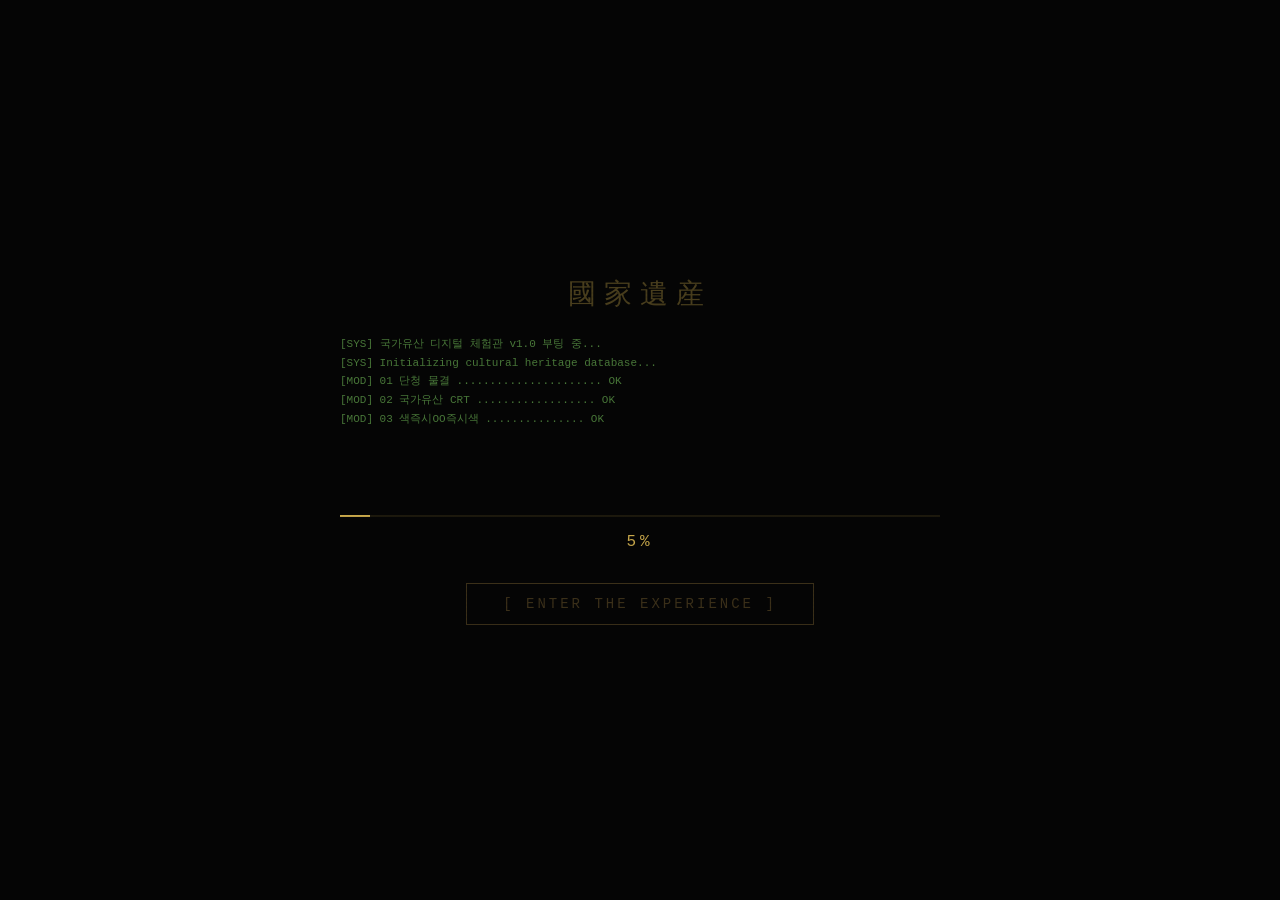
<file: index.html>
<!DOCTYPE html>
<html lang="ko"><head>
<meta charset="UTF-8"><meta name="viewport" content="width=device-width,initial-scale=1">
<title>국가유산 디지털 체험관</title>
<style>
*{margin:0;padding:0;box-sizing:border-box}
:root{--bg:#050505;--gold:#c8a84b;--dgold:#a08040;--text:#e8d5a3;--dim:#3a3020;--border:rgba(200,168,75,.25)}
body{background:var(--bg);color:var(--text);font-family:"Courier New",monospace;overflow:hidden;height:100vh;width:100vw}
body::after{content:"";position:fixed;inset:0;background:repeating-linear-gradient(0deg,transparent,transparent 2px,rgba(0,0,0,.06) 2px,rgba(0,0,0,.06) 4px);pointer-events:none;z-index:9999}

/* ── BOOT ── */
#boot{position:fixed;inset:0;background:var(--bg);display:flex;flex-direction:column;align-items:center;justify-content:center;gap:16px;z-index:1000;transition:opacity .8s}
.hanja{font-size:28px;letter-spacing:8px;color:rgba(200,168,75,.35);margin-bottom:6px}
#boot-log{width:min(600px,90vw);height:160px;overflow:hidden;font:11px "Courier New";color:#4a7a3a;line-height:1.7;text-align:left}
.log-line{opacity:0;animation:fadeIn .25s forwards}
@keyframes fadeIn{to{opacity:1}}
#prog-bar{width:min(600px,90vw);height:2px;background:rgba(200,168,75,.12);margin-top:4px}
#prog-fill{height:100%;width:0%;background:var(--gold);transition:width .12s linear}
#prog-pct{font:16px "Courier New";letter-spacing:4px;color:var(--gold)}
#enter-btn{margin-top:16px;padding:12px 36px;border:1px solid var(--dgold);background:transparent;color:var(--dgold);font:14px "Courier New";letter-spacing:3px;cursor:pointer;transition:.3s;opacity:.35;pointer-events:none}
#enter-btn.ready{opacity:1;pointer-events:all;border-color:var(--gold);color:var(--gold);animation:pulse 2s infinite}
#enter-btn.ready:hover{background:var(--gold);color:var(--bg)}
@keyframes pulse{0%,100%{box-shadow:0 0 0 rgba(200,168,75,0)}50%{box-shadow:0 0 24px rgba(200,168,75,.35)}}

/* ── MAIN ── */
#main{position:fixed;inset:0;opacity:0;pointer-events:none;transition:opacity .8s;display:flex;flex-direction:column}
#main.on{opacity:1;pointer-events:all}
#hdr{display:flex;align-items:center;justify-content:space-between;padding:10px 20px;border-bottom:1px solid var(--border);flex-shrink:0}
#hdr-t{font:13px "Courier New";letter-spacing:3px;color:var(--gold)}
#lang{display:flex;gap:5px}
.lb{background:transparent;border:1px solid var(--border);color:var(--dim);font:11px "Courier New";padding:4px 8px;cursor:pointer;transition:.3s;letter-spacing:1px}
.lb:hover,.lb.on{border-color:var(--gold);color:var(--gold)}
#hero{text-align:center;padding:18px 20px 14px;flex-shrink:0}
#hero-h{font-size:clamp(18px,4vw,34px);letter-spacing:6px;color:var(--gold);margin-bottom:5px}
#hero-s{font:11px "Courier New";letter-spacing:3px;color:var(--dim)}
.wc-hint{margin-top:6px;font:11px "Courier New";color:var(--dim);letter-spacing:2px}
#grid{flex:1;display:grid;grid-template-columns:repeat(4,1fr);grid-template-rows:repeat(2,1fr);gap:1px;padding:1px;overflow:hidden}
@media(max-width:700px){#grid{grid-template-columns:repeat(2,1fr);grid-template-rows:repeat(4,1fr)}}
.card{background:rgba(255,255,255,.02);border:1px solid var(--border);display:flex;flex-direction:column;padding:14px 16px;cursor:pointer;transition:.3s;text-decoration:none;color:inherit;position:relative;overflow:hidden}
.card:hover{background:rgba(200,168,75,.06);border-color:var(--gold)}
.card::before{content:"";position:absolute;inset:0;background:radial-gradient(ellipse at 50% 0%,rgba(200,168,75,.06),transparent 70%);opacity:0;transition:.3s}
.card:hover::before{opacity:1}
.c-num{font-size:11px;color:var(--dim);letter-spacing:2px;margin-bottom:6px}
.c-name{font-size:clamp(13px,1.8vw,17px);letter-spacing:2px;color:var(--text);margin-bottom:3px}
.c-eng{font-size:10px;color:var(--dgold);letter-spacing:1px;text-transform:uppercase;opacity:.7}
.c-status{margin-top:auto;padding-top:8px;border-top:1px solid rgba(200,168,75,.12);font-size:10px;letter-spacing:1px;display:flex;align-items:center;gap:5px}
.dot{width:5px;height:5px;border-radius:50%;background:var(--gold)}
#footer{padding:7px;text-align:center;font:10px "Courier New";color:var(--dim);letter-spacing:2px;border-top:1px solid var(--border);flex-shrink:0}
/* webcam eye */
#wc-eye{position:fixed;bottom:44px;right:16px;width:100px;height:70px;border:1px solid var(--border);z-index:10;overflow:hidden;opacity:.5}
#wc-eye video{width:100%;height:100%;object-fit:cover;transform:scaleX(-1)}
</style></head><body>

<div id="boot">
  <div class="hanja">國家遺産</div>
  <div id="boot-log"></div>
  <div id="prog-bar"><div id="prog-fill"></div></div>
  <div id="prog-pct">0%</div>
  <button id="enter-btn">[ ENTER THE EXPERIENCE ]</button>
</div>

<div id="main">
  <div id="hdr">
    <div id="hdr-t">국가유산 디지털 체험관</div>
    <div id="lang">
      <button class="lb on" onclick="setLang('ko',this)">KO</button>
      <button class="lb" onclick="setLang('en',this)">EN</button>
      <button class="lb" onclick="setLang('ja',this)">JA</button>
      <button class="lb" onclick="setLang('zh',this)">ZH</button>
    </div>
  </div>
  <div id="hero">
    <div id="hero-h">국가유산 디지털 체험관</div>
    <div id="hero-s">NATIONAL HERITAGE · DIGITAL EXPERIENCE CENTER</div>
    <div class="wc-hint" id="wc-hint">☝ 검지를 들어 메뉴를 선택하거나, 클릭하여 체험하세요</div>
  </div>
  <div id="grid"></div>
  <div id="footer">// 국가유산 디지털 체험관 // NATIONAL HERITAGE DIGITAL EXPERIENCE CENTER v1.0</div>
</div>

<div id="wc-eye"><video id="wc-vid" autoplay playsinline muted></video></div>

<script>
// ── Boot ──────────────────────────────────────────────────────
const BOOT_MSGS=[
  "[SYS] 국가유산 디지털 체험관 v1.0 부팅 중...",
  "[SYS] Initializing cultural heritage database...",
  "[MOD] 01 단청 물결 ...................... OK",
  "[MOD] 02 국가유산 CRT .................. OK",
  "[MOD] 03 색즉시OO즉시색 ............... OK",
  "[MOD] 04 전통악기 박스 ................. OK",
  "[MOD] 05 전통문양 인생네컷 ............. OK",
  "[MOD] 06 사관 LLM ...................... OK",
  "[MOD] 07 보존과학 체험 ................. OK",
  "[MOD] 08 인터랙티브 국가유산 ........... OK",
  "[CAM] 웹캠 초기화 시도 중...",
  "[SYS] 모든 모듈 준비 완료. 입장하십시오.",
];
const logEl=document.getElementById("boot-log");
const fillEl=document.getElementById("prog-fill");
const pctEl=document.getElementById("prog-pct");
const enterBtn=document.getElementById("enter-btn");
let idx=0,pct=0;

const bootTimer=setInterval(()=>{
  if(idx<BOOT_MSGS.length){
    const d=document.createElement("div");d.className="log-line";d.textContent=BOOT_MSGS[idx++];
    logEl.appendChild(d);logEl.scrollTop=logEl.scrollHeight;
  }
  const target=Math.round(idx/BOOT_MSGS.length*100);
  if(pct<target)pct++;
  fillEl.style.width=pct+"%";pctEl.textContent=pct+"%";
  if(pct>=100&&idx>=BOOT_MSGS.length){clearInterval(bootTimer);enterBtn.classList.add("ready");tryWebcam();}
},170);

enterBtn.onclick=()=>{
  document.getElementById("boot").style.opacity="0";
  setTimeout(()=>{document.getElementById("boot").style.display="none";document.getElementById("main").classList.add("on");},800);
};

// ── Webcam (optional) ─────────────────────────────────────────
async function tryWebcam(){
  try{
    const s=await navigator.mediaDevices.getUserMedia({video:{width:200,height:140,facingMode:"user"}});
    document.getElementById("wc-vid").srcObject=s;
  }catch{document.getElementById("wc-eye").style.display="none";}
}

// ── Module data ───────────────────────────────────────────────
const LABELS={
  ko:{h:"국가유산 디지털 체험관",hint:"☝ 검지를 들어 메뉴를 선택하거나, 클릭하여 체험하세요",
    mods:["단청 물결","국가유산 CRT","색즉시OO즉시색","전통악기 박스","전통문양 인생네컷","사관 LLM","보존과학 체험","인터랙티브 국가유산"]},
  en:{h:"National Heritage Digital Experience",hint:"Click or tap a module to explore",
    mods:["Dancheong Wave","Heritage CRT","Color & Mudra","Traditional Music","Pattern Photo Booth","Court Historian AI","Conservation Science","Interactive Heritage"]},
  ja:{h:"国家遺産デジタル体験館",hint:"モジュールをクリックして体験してください",
    mods:["丹青の波","遺産CRT","色即是色","伝統楽器","文様フォトブース","史官LLM","保存科学","インタラクティブ遺産"]},
  zh:{h:"国家遗产数字体验馆",hint:"点击模块开始体验",
    mods:["丹青波浪","遗产CRT","色即是色","传统乐器","纹样照片亭","史官LLM","保存科学","互动遗产"]},
};
const MODS=[
  {n:"01",url:"modules/dancheong.html"},
  {n:"02",url:"modules/crt.html"},
  {n:"03",url:"modules/mudra.html"},
  {n:"04",url:"modules/music.html"},
  {n:"05",url:"modules/photo.html"},
  {n:"06",url:"modules/sillok.html"},
  {n:"07",url:"modules/conservation.html"},
  {n:"08",url:"modules/heritage.html"},
];

function buildGrid(lang){
  const grid=document.getElementById("grid");
  grid.innerHTML="";
  const L=LABELS[lang];
  MODS.forEach((m,i)=>{
    const a=document.createElement("a");a.className="card";a.href=m.url;
    a.innerHTML=`<div class="c-num">${m.n}</div><div class="c-name">${L.mods[i]}</div><div class="c-eng">${LABELS.en.mods[i]}</div><div class="c-status"><span class="dot"></span><span>ACTIVE</span></div>`;
    grid.appendChild(a);
  });
}

function setLang(lang,btn){
  document.querySelectorAll(".lb").forEach(b=>b.classList.remove("on"));btn.classList.add("on");
  document.getElementById("hero-h").textContent=LABELS[lang].h;
  document.getElementById("wc-hint").textContent=LABELS[lang].hint;
  buildGrid(lang);
}

buildGrid("ko");
</script></body></html>
</file>
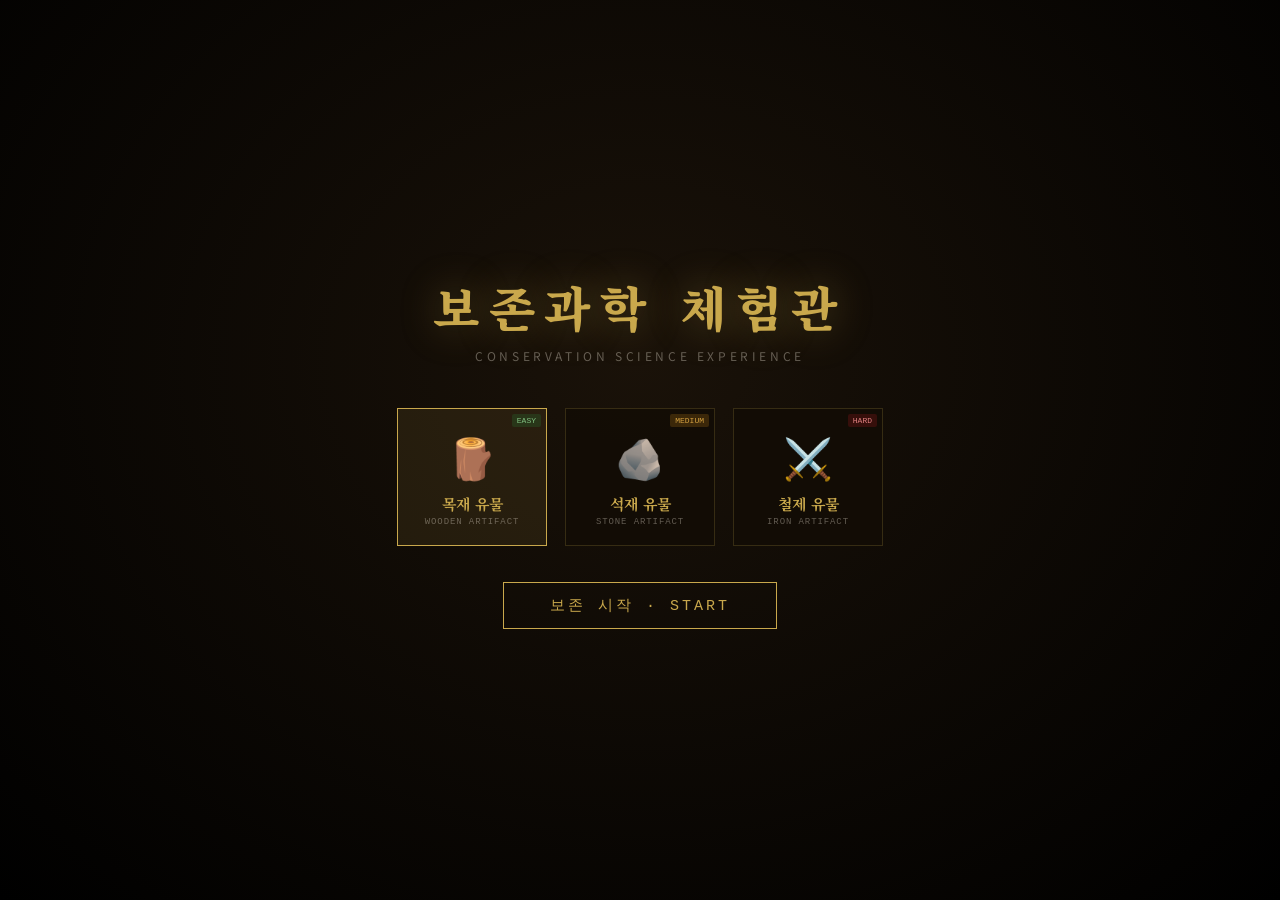
<file: modules/conservation.html>
<!DOCTYPE html>
<html lang="ko">
<head>
<meta charset="UTF-8">
<meta name="viewport" content="width=device-width,initial-scale=1.0">
<title>보존과학 체험</title>
<style>
@import url('https://fonts.googleapis.com/css2?family=Noto+Serif+KR:wght@700;900&family=Noto+Sans+KR:wght@300;400&display=swap');
:root{--gold:#c9a84c;--ink:#0f0c07;--paper:#f5efe0}
*{margin:0;padding:0;box-sizing:border-box}
html,body{width:100%;height:100%;overflow:hidden;background:var(--ink);color:var(--paper);font-family:'Noto Sans KR',sans-serif}
.screen{position:absolute;inset:0;display:none;flex-direction:column;align-items:center;justify-content:center}
.screen.on{display:flex}
/* Title */
#s-title{background:radial-gradient(ellipse at 50% 40%,#1a1209 0%,#000 100%)}
.t-main{font-family:'Noto Serif KR',serif;font-size:clamp(24px,4vw,48px);font-weight:900;color:var(--gold);letter-spacing:.2em;text-align:center;margin-bottom:6px;text-shadow:0 0 40px rgba(201,168,76,.4)}
.t-sub{font-size:12px;color:rgba(245,239,224,.35);letter-spacing:.3em;margin-bottom:44px}
.art-cards{display:flex;gap:18px;margin-bottom:36px;flex-wrap:wrap;justify-content:center;padding:0 20px}
.art-card{width:150px;background:rgba(18,12,5,.85);border:1px solid rgba(201,168,76,.2);padding:18px 14px;text-align:center;cursor:pointer;transition:all .25s;position:relative}
.art-card:hover{border-color:var(--gold);transform:translateY(-4px)}
.art-card.sel{border-color:var(--gold);background:rgba(201,168,76,.1)}
.ac-icon{font-size:40px;display:block;margin-bottom:8px}
.ac-name{font-family:'Noto Serif KR',serif;font-size:15px;font-weight:700;color:var(--gold)}
.ac-sub{font-size:9px;color:rgba(245,239,224,.35);letter-spacing:.1em;margin-top:3px;font-family:'Courier New',monospace}
.diff{position:absolute;top:5px;right:5px;font-size:8px;padding:2px 5px;border-radius:2px;font-family:'Courier New',monospace}
.d-e{background:rgba(40,90,40,.4);color:#80c080}
.d-m{background:rgba(120,80,15,.4);color:#d4a040}
.d-h{background:rgba(110,20,20,.4);color:#e08080}
.start-btn{padding:13px 46px;background:transparent;border:1px solid var(--gold);color:var(--gold);font-family:'Courier New',monospace;font-size:15px;letter-spacing:.2em;cursor:pointer;transition:all .2s}
.start-btn:hover{background:rgba(201,168,76,.15);box-shadow:0 0 20px rgba(201,168,76,.3)}
/* Game */
#s-game{padding:0}
#gc{position:absolute;inset:0;width:100%;height:100%;cursor:crosshair}
#hud{position:absolute;top:0;left:0;right:0;z-index:5;padding:9px 18px;display:flex;align-items:center;gap:12px;background:linear-gradient(to bottom,rgba(0,0,0,.75),transparent);pointer-events:none}
#hud-name{font-family:'Noto Serif KR',serif;font-size:13px;color:var(--gold);letter-spacing:.1em}
#prog-wrap{flex:1;height:5px;background:rgba(255,255,255,.1);border-radius:3px;overflow:hidden}
#prog-bar{height:100%;background:var(--gold);border-radius:3px;width:0%;transition:width .25s}
#hud-step{font-size:10px;color:rgba(245,239,224,.45);font-family:'Courier New',monospace}
#hud-score{font-size:13px;color:var(--gold);font-family:'Courier New',monospace}
#inst-bubble{position:absolute;top:58px;left:50%;transform:translateX(-50%);z-index:5;background:rgba(0,0,0,.82);border:1px solid rgba(201,168,76,.4);padding:9px 22px;font-family:'Noto Serif KR',serif;font-size:13px;color:var(--paper);text-align:center;pointer-events:none;white-space:nowrap;backdrop-filter:blur(4px)}
.inst-key{color:var(--gold);font-family:'Courier New',monospace;font-size:14px}
#tools-bar{position:absolute;bottom:18px;left:50%;transform:translateX(-50%);z-index:5;display:flex;gap:10px}
.tool-btn{width:54px;height:54px;background:rgba(18,12,4,.9);border:1px solid rgba(201,168,76,.28);display:flex;flex-direction:column;align-items:center;justify-content:center;cursor:pointer;transition:all .2s;gap:2px}
.tool-btn.act{border-color:var(--gold);background:rgba(201,168,76,.14)}
.tool-btn:hover{border-color:rgba(201,168,76,.6)}
.tb-em{font-size:18px;line-height:1}
.tb-lbl{font-size:8px;color:rgba(245,239,224,.38);font-family:'Courier New',monospace}
/* Result */
#s-result{background:radial-gradient(ellipse at 50% 40%,#1a1209 0%,#000 100%)}
.res-grade{font-family:'Noto Serif KR',serif;font-size:clamp(60px,12vw,110px);font-weight:900;color:var(--gold);text-shadow:0 0 60px rgba(201,168,76,.55);margin-bottom:6px}
.res-title{font-family:'Noto Serif KR',serif;font-size:20px;color:var(--paper);margin-bottom:22px}
.res-grid{display:grid;grid-template-columns:1fr 1fr;gap:10px;width:260px;margin-bottom:28px}
.res-box{background:rgba(18,12,4,.85);border:1px solid rgba(201,168,76,.2);padding:11px;text-align:center}
.res-val{font-size:22px;font-weight:700;color:var(--gold);font-family:'Courier New',monospace}
.res-lbl{font-size:9px;color:rgba(245,239,224,.38);letter-spacing:.1em;margin-top:2px}
.res-btns{display:flex;gap:12px}
</style>
</head>
<body>
<!-- TITLE -->
<div class="screen on" id="s-title">
  <div class="t-main">보존과학 체험관</div>
  <div class="t-sub">CONSERVATION SCIENCE EXPERIENCE</div>
  <div class="art-cards">
    <div class="art-card sel" id="ac-wood" onclick="selectArt('wood')">
      <span class="diff d-e">EASY</span>
      <span class="ac-icon">🪵</span>
      <div class="ac-name">목재 유물</div>
      <div class="ac-sub">WOODEN ARTIFACT</div>
    </div>
    <div class="art-card" id="ac-stone" onclick="selectArt('stone')">
      <span class="diff d-m">MEDIUM</span>
      <span class="ac-icon">🪨</span>
      <div class="ac-name">석재 유물</div>
      <div class="ac-sub">STONE ARTIFACT</div>
    </div>
    <div class="art-card" id="ac-iron" onclick="selectArt('iron')">
      <span class="diff d-h">HARD</span>
      <span class="ac-icon">⚔️</span>
      <div class="ac-name">철제 유물</div>
      <div class="ac-sub">IRON ARTIFACT</div>
    </div>
  </div>
  <button class="start-btn" onclick="startGame()">보존 시작 · START</button>
</div>

<!-- GAME -->
<div class="screen" id="s-game">
  <canvas id="gc"></canvas>
  <div id="hud">
    <span id="hud-name">목재 유물</span>
    <div id="prog-wrap"><div id="prog-bar"></div></div>
    <span id="hud-step">STEP 1/5</span>
    <span id="hud-score">0 PT</span>
  </div>
  <div id="inst-bubble"><span class="inst-key">[DRAG]</span> 손상 부위를 처리하세요</div>
  <div id="tools-bar"></div>
</div>

<!-- RESULT -->
<div class="screen" id="s-result">
  <div class="res-grade" id="rg">S</div>
  <div class="res-title" id="rt">완벽한 보존처리!</div>
  <div class="res-grid">
    <div class="res-box"><div class="res-val" id="rv-score">0</div><div class="res-lbl">SCORE</div></div>
    <div class="res-box"><div class="res-val" id="rv-acc">0%</div><div class="res-lbl">ACCURACY</div></div>
    <div class="res-box"><div class="res-val" id="rv-time">0s</div><div class="res-lbl">TIME</div></div>
    <div class="res-box"><div class="res-val" id="rv-combo">0</div><div class="res-lbl">MAX COMBO</div></div>
  </div>
  <div class="res-btns">
    <button class="start-btn" style="font-size:12px;padding:9px 24px" onclick="goTitle()">← 타이틀</button>
    <button class="start-btn" style="font-size:12px;padding:9px 24px" onclick="startGame()">다시하기 ↺</button>
  </div>
</div>

<script>
// ── Data ──────────────────────────────────────────────────────
let selArt='wood';
const ARTS={
  wood:{name:'목재 유물',col:'#8b5e3c',col2:'#a0724d',steps:[
    {id:'clean',lbl:'먼지 제거',act:'brush',hint:'붓으로 표면을 쓸어주세요',key:'DRAG',dur:3200},
    {id:'soak',lbl:'수분 공급',act:'spray',hint:'스프레이로 고르게 뿌리세요',key:'CLICK',dur:2800},
    {id:'repair',lbl:'균열 접합',act:'fill',hint:'균열 부위를 클릭하세요',key:'CLICK_CRACK',dur:3800},
    {id:'coat',lbl:'방부 코팅',act:'brush',hint:'코팅재를 골고루 바르세요',key:'DRAG',dur:3200},
    {id:'dry',lbl:'건조 완료',act:'wait',hint:'건조될 때까지 기다리세요',key:'WAIT',dur:2400},
  ]},
  stone:{name:'석재 유물',col:'#7a7670',col2:'#908b85',steps:[
    {id:'wash',lbl:'세척',act:'scrub',hint:'솔로 오염을 닦아내세요',key:'DRAG',dur:3500},
    {id:'scan',lbl:'균열 스캔',act:'scan',hint:'스캐너로 전체를 살펴보세요',key:'DRAG',dur:3000},
    {id:'fill',lbl:'결손부 충진',act:'fill',hint:'빈 곳을 클릭하여 채우세요',key:'CLICK_CRACK',dur:4000},
    {id:'harden',lbl:'강화 처리',act:'spray',hint:'강화제를 뿌려주세요',key:'CLICK',dur:2800},
    {id:'record',lbl:'기록 완료',act:'photo',hint:'사진으로 기록하세요',key:'CLICK',dur:1800},
  ]},
  iron:{name:'철제 유물',col:'#4a5568',col2:'#637080',steps:[
    {id:'derust',lbl:'녹 제거',act:'scrub',hint:'솔로 녹을 긁어내세요',key:'DRAG',dur:4000},
    {id:'xray',lbl:'X선 촬영',act:'scan',hint:'전체 면적을 스캔하세요',key:'DRAG',dur:3000},
    {id:'desalt',lbl:'탈염 처리',act:'soak',hint:'꾹 누르고 계세요',key:'HOLD',dur:3800},
    {id:'coat',lbl:'방청 코팅',act:'brush',hint:'방청제를 꼼꼼히 바르세요',key:'DRAG',dur:3200},
    {id:'store',lbl:'수장고 보관',act:'place',hint:'유물을 제자리에 놓으세요',key:'DRAG',dur:2400},
  ]},
};
const TOOLS={brush:'🖌️',spray:'💨',scrub:'🪥',fill:'🔧',scan:'🔍',soak:'💧',photo:'📷',place:'📦',wait:'⏳'};

// ── Game state ─────────────────────────────────────────────────
let gs={};
const canvas=document.getElementById('gc');const ctx=canvas.getContext('2d');

function selectArt(t){selArt=t;document.querySelectorAll('.art-card').forEach(c=>c.classList.remove('sel'));document.getElementById('ac-'+t).classList.add('sel');}
function showScreen(id){document.querySelectorAll('.screen').forEach(s=>s.classList.remove('on'));document.getElementById('s-'+id).classList.add('on');}
function goTitle(){if(gs.raf){cancelAnimationFrame(gs.raf);gs.raf=null;}showScreen('title');}

function startGame(){
  const data=ARTS[selArt];
  gs={type:selArt,data,stepIdx:0,score:0,combo:0,maxCombo:0,totalAcc:0,stepCount:0,
    startTime:Date.now(),stepStart:Date.now(),progress:0,done:false,
    particles:[],cracks:[],dirts:[],rusts:[],brushPts:[],sprays:[],effects:[],
    mx:0,my:0,down:false,holdMs:0,raf:null,stepScore:0};
  canvas.width=window.innerWidth;canvas.height=window.innerHeight;
  genArtifact();renderTools();showScreen('game');updHUD();updInst();
  gs.raf=requestAnimationFrame(loop);
}
window.addEventListener('resize',()=>{if(gs.raf){canvas.width=window.innerWidth;canvas.height=window.innerHeight;}});

function genArtifact(){
  const W=canvas.width,H=canvas.height;
  const cx=W/2,cy=H/2-30;
  gs.art={cx,cy,w:200,h:270};
  // Cracks
  const cn={wood:4,stone:6,iron:5}[selArt]||4;
  for(let i=0;i<cn;i++){const a=Math.random()*Math.PI*2,l=25+Math.random()*55;gs.cracks.push({x:cx+(Math.random()-.5)*160,y:cy+(Math.random()-.5)*220,dx:Math.cos(a)*l,dy:Math.sin(a)*l,fixed:false,alpha:1});}
  // Dirts
  for(let i=0;i<6;i++) gs.dirts.push({x:cx+(Math.random()-.5)*170,y:cy+(Math.random()-.5)*230,r:18+Math.random()*28,alpha:.75});
  // Rusts (iron)
  if(selArt==='iron') for(let i=0;i<7;i++) gs.rusts.push({x:cx+(Math.random()-.5)*160,y:cy+(Math.random()-.5)*220,r:14+Math.random()*22,alpha:.9});
}

function renderTools(){
  const bar=document.getElementById('tools-bar');bar.innerHTML='';
  const step=gs.data.steps[gs.stepIdx];
  Object.entries(TOOLS).forEach(([k,e])=>{
    const btn=document.createElement('div');btn.className='tool-btn'+(k===step.act?' act':'');
    btn.innerHTML=`<span class="tb-em">${e}</span><span class="tb-lbl">${k.toUpperCase()}</span>`;bar.appendChild(btn);
  });
}
function updHUD(){
  const step=gs.data.steps[gs.stepIdx];
  document.getElementById('hud-name').textContent=gs.data.name+' · '+step.lbl;
  document.getElementById('hud-step').textContent=`STEP ${gs.stepIdx+1}/${gs.data.steps.length}`;
  document.getElementById('hud-score').textContent=gs.score+' PT';
  document.getElementById('prog-bar').style.width=(gs.progress*100)+'%';
}
function updInst(){
  const step=gs.data.steps[gs.stepIdx];
  document.getElementById('inst-bubble').innerHTML=`<span class="inst-key">[${step.key}]</span> ${step.hint}`;
}

// ── Input ──────────────────────────────────────────────────────
canvas.addEventListener('mousedown',e=>{gs.down=true;const r=canvas.getBoundingClientRect();gs.mx=e.clientX-r.left;gs.my=e.clientY-r.top;handleAct(gs.mx,gs.my,'down');});
canvas.addEventListener('mousemove',e=>{const r=canvas.getBoundingClientRect();gs.mx=e.clientX-r.left;gs.my=e.clientY-r.top;if(gs.down)handleAct(gs.mx,gs.my,'move');});
canvas.addEventListener('mouseup',e=>{gs.down=false;handleAct(gs.mx,gs.my,'up');});
canvas.addEventListener('touchstart',e=>{e.preventDefault();const t=e.touches[0],r=canvas.getBoundingClientRect();gs.down=true;gs.mx=t.clientX-r.left;gs.my=t.clientY-r.top;handleAct(gs.mx,gs.my,'down');},{passive:false});
canvas.addEventListener('touchmove',e=>{e.preventDefault();const t=e.touches[0],r=canvas.getBoundingClientRect();gs.mx=t.clientX-r.left;gs.my=t.clientY-r.top;handleAct(gs.mx,gs.my,'move');},{passive:false});
canvas.addEventListener('touchend',e=>{e.preventDefault();gs.down=false;handleAct(gs.mx,gs.my,'up');},{passive:false});

function onArt(x,y){const{cx,cy,w,h}=gs.art;return x>cx-w/2&&x<cx+w/2&&y>cy-h/2&&y<cy+h/2;}
function handleAct(x,y,type){
  if(gs.done)return;
  const step=gs.data.steps[gs.stepIdx];
  if(step.act==='brush'||step.act==='scrub'){
    if(type==='move'&&gs.down&&onArt(x,y)){
      gs.brushPts.push({x,y,t:Date.now()});
      gs.dirts.forEach(d=>{if(Math.hypot(d.x-x,d.y-y)<d.r+20)d.alpha=Math.max(0,d.alpha-.045);});
      gs.rusts.forEach(r=>{if(Math.hypot(r.x-x,r.y-y)<r.r+18)r.alpha=Math.max(0,r.alpha-.035);});
      addProg(.009);spawnDust(x,y);
    }
  } else if(step.act==='spray'){
    if(gs.down&&onArt(x,y)){for(let i=0;i<4;i++)gs.sprays.push({x,y,vx:(Math.random()-.5)*3,vy:(Math.random()-.5)*3,r:2+Math.random()*3,a:.8});addProg(.005);}
  } else if(step.act==='fill'){
    if(type==='down'){gs.cracks.forEach(c=>{if(Math.hypot(c.x-x,c.y-y)<28&&!c.fixed){c.fixed=true;c.alpha=0;addProg(.22);spawnStars(x,y);addFX(x,y,'+60','#c9a84c');gs.score+=60;updHUD();}});}
  } else if(step.act==='scan'){
    if(type==='move'&&gs.down&&onArt(x,y)) addProg(.008);
  } else if(step.act==='soak'||step.act==='hold'){
    if(gs.down&&onArt(x,y)){gs.holdMs+=16;addProg(.007);}
    else gs.holdMs=0;
  } else if(step.act==='photo'||step.act==='place'){
    if(type==='down'&&onArt(x,y)){addProg(.55);spawnStars(x,y);}
  } else if(step.act==='wait'){
    // handled in loop
  }
}
function addProg(a){
  gs.progress=Math.min(1,gs.progress+a);
  document.getElementById('prog-bar').style.width=(gs.progress*100)+'%';
  if(gs.progress>=1&&!gs.done) advance(1.0);
}
function advance(q){
  if(gs.done)return;gs.done=true;
  const sc=Math.round(q*200);gs.score+=sc;gs.combo++;gs.maxCombo=Math.max(gs.maxCombo,gs.combo);gs.totalAcc+=q;gs.stepCount++;
  addFX(gs.art.cx,gs.art.cy-60,q>=.9?'완벽! PERFECT!':q>=.7?'좋아요 GREAT!':'통과 OK','#c9a84c');
  spawnStars(gs.art.cx,gs.art.cy);playStep();
  updHUD();
  setTimeout(()=>{
    gs.stepIdx++;
    if(gs.stepIdx>=gs.data.steps.length){showResult();return;}
    gs.progress=0;gs.done=false;gs.stepStart=Date.now();gs.brushPts=[];gs.sprays=[];
    renderTools();updHUD();updInst();
  },1100);
}

// ── Particles ──────────────────────────────────────────────────
function spawnDust(x,y){if(Math.random()>.35)return;gs.particles.push({x,y,vx:(Math.random()-.5)*2,vy:-1-Math.random()*2,r:2+Math.random()*3,a:.6,col:'rgba(170,140,90,.8)'});}
function spawnStars(x,y){for(let i=0;i<10;i++){const a=Math.random()*Math.PI*2,s=2+Math.random()*4;gs.particles.push({x,y,vx:Math.cos(a)*s,vy:Math.sin(a)*s-2,r:3+Math.random()*4,a:1,col:'#c9a84c'});}}
function addFX(x,y,text,col){gs.effects.push({x,y,text,col,t:Date.now()});}

function playStep(){try{const a=new(window.AudioContext||window.webkitAudioContext)();[523,659,784].forEach((f,i)=>{const o=a.createOscillator(),g=a.createGain();o.frequency.value=f;o.type='sine';o.connect(g);g.connect(a.destination);g.gain.setValueAtTime(.09,a.currentTime+i*.08);g.gain.exponentialRampToValueAtTime(.001,a.currentTime+i*.08+.2);o.start(a.currentTime+i*.08);o.stop(a.currentTime+i*.08+.25);});}catch(e){}}

// ── Draw ──────────────────────────────────────────────────────
function loop(){
  gs.raf=requestAnimationFrame(loop);
  const W=canvas.width,H=canvas.height;
  ctx.clearRect(0,0,W,H);
  drawBG(W,H);drawArtifact();drawOverlays();drawBrush();drawSpray();drawParticles();drawFX();drawProgress();
  // Wait step
  const step=gs.data.steps[gs.stepIdx];
  if(step?.act==='wait'&&!gs.done){gs.progress=Math.min(1,(Date.now()-gs.stepStart)/step.dur);document.getElementById('prog-bar').style.width=(gs.progress*100)+'%';if(gs.progress>=1)advance(.85);}
}
function drawBG(W,H){
  ctx.fillStyle='#0a0704';ctx.fillRect(0,0,W,H);
  // Lab surface
  const g=ctx.createLinearGradient(0,H*.55,0,H);g.addColorStop(0,'#181008');g.addColorStop(1,'#0c0805');ctx.fillStyle=g;ctx.fillRect(0,H*.55,W,H*.45);
  ctx.strokeStyle='rgba(201,168,76,.03)';ctx.lineWidth=1;
  for(let x=0;x<W;x+=55){ctx.beginPath();ctx.moveTo(x,H*.55);ctx.lineTo(x,H);ctx.stroke();}
  for(let y=H*.55;y<H;y+=38){ctx.beginPath();ctx.moveTo(0,y);ctx.lineTo(W,y);ctx.stroke();}
}
function drawArtifact(){
  const{cx,cy,w,h}=gs.art,d=gs.data;
  ctx.save();ctx.shadowColor='rgba(0,0,0,.5)';ctx.shadowBlur=36;ctx.shadowOffsetY=18;
  ctx.fillStyle=d.col;
  if(selArt==='wood'){ctx.beginPath();ctx.roundRect(cx-w/2,cy-h/2,w,h,8);ctx.fill();ctx.strokeStyle=d.col2+'70';ctx.lineWidth=1.5;for(let i=-h/2;i<h/2;i+=18){ctx.beginPath();ctx.moveTo(cx-w/2+4,cy+i);ctx.bezierCurveTo(cx,cy+i-4,cx+10,cy+i+4,cx+w/2-4,cy+i);ctx.stroke();}}
  else if(selArt==='stone'){ctx.beginPath();ctx.moveTo(cx-w/2+18,cy-h/2);ctx.lineTo(cx+w/2-8,cy-h/2+12);ctx.lineTo(cx+w/2,cy+h/2-28);ctx.lineTo(cx+w/2-22,cy+h/2);ctx.lineTo(cx-w/2+4,cy+h/2-8);ctx.lineTo(cx-w/2,cy-h/2+18);ctx.closePath();ctx.fill();}
  else{ctx.beginPath();ctx.moveTo(cx,cy-h/2);ctx.lineTo(cx+w/3,cy-h/4);ctx.lineTo(cx+w/4,cy+h/2);ctx.lineTo(cx-w/4,cy+h/2);ctx.lineTo(cx-w/3,cy-h/4);ctx.closePath();ctx.fill();}
  ctx.restore();
  // Dirts
  gs.dirts.forEach(d=>{if(d.alpha<=0)return;const g=ctx.createRadialGradient(d.x,d.y,0,d.x,d.y,d.r);g.addColorStop(0,`rgba(38,28,8,${d.alpha})`);g.addColorStop(1,'rgba(38,28,8,0)');ctx.fillStyle=g;ctx.beginPath();ctx.arc(d.x,d.y,d.r,0,Math.PI*2);ctx.fill();});
  // Rusts
  gs.rusts.forEach(r=>{if(r.alpha<=0)return;const g=ctx.createRadialGradient(r.x,r.y,0,r.x,r.y,r.r);g.addColorStop(0,`rgba(155,78,18,${r.alpha*.8})`);g.addColorStop(1,'rgba(155,78,18,0)');ctx.fillStyle=g;ctx.beginPath();ctx.arc(r.x,r.y,r.r,0,Math.PI*2);ctx.fill();});
  // Cracks
  gs.cracks.forEach(c=>{if(c.alpha<=0)return;ctx.strokeStyle=`rgba(0,0,0,${c.alpha*.8})`;ctx.lineWidth=2;ctx.lineCap='round';ctx.beginPath();ctx.moveTo(c.x,c.y);ctx.lineTo(c.x+c.dx,c.y+c.dy);ctx.stroke();ctx.strokeStyle=`rgba(255,255,255,${c.alpha*.15})`;ctx.lineWidth=.6;ctx.beginPath();ctx.moveTo(c.x+1,c.y+1);ctx.lineTo(c.x+c.dx+1,c.y+c.dy+1);ctx.stroke();});
  // Glow when complete
  if(gs.progress>=1){ctx.save();ctx.globalAlpha=.28+.1*Math.sin(Date.now()/200);ctx.shadowColor='#c9a84c';ctx.shadowBlur=40;ctx.strokeStyle='#c9a84c';ctx.lineWidth=3;ctx.beginPath();ctx.roundRect(gs.art.cx-w/2-5,gs.art.cy-h/2-5,w+10,h+10,12);ctx.stroke();ctx.restore();}
}
function drawOverlays(){
  const step=gs.data.steps[gs.stepIdx];
  if(step?.act==='scan'){const sy=gs.art.cy-gs.art.h/2+(Date.now()%2000)/2000*gs.art.h;ctx.save();ctx.globalAlpha=.45;const g=ctx.createLinearGradient(0,sy-12,0,sy+12);g.addColorStop(0,'rgba(0,255,100,0)');g.addColorStop(.5,'rgba(0,255,100,.55)');g.addColorStop(1,'rgba(0,255,100,0)');ctx.fillStyle=g;ctx.fillRect(gs.art.cx-gs.art.w/2,sy-12,gs.art.w,24);ctx.restore();}
  if(step?.act==='fill'){gs.cracks.forEach(c=>{if(c.fixed)return;ctx.save();ctx.globalAlpha=.28+.2*Math.sin(Date.now()/300);ctx.strokeStyle='#ffcc00';ctx.lineWidth=7;ctx.lineCap='round';ctx.beginPath();ctx.moveTo(c.x,c.y);ctx.lineTo(c.x+c.dx,c.y+c.dy);ctx.stroke();ctx.restore();});}
}
function drawBrush(){
  const now=Date.now();gs.brushPts=gs.brushPts.filter(p=>now-p.t<600);
  if(gs.brushPts.length<2)return;
  ctx.save();ctx.globalAlpha=.45;ctx.strokeStyle='rgba(201,168,76,.7)';ctx.lineWidth=14;ctx.lineCap='round';ctx.lineJoin='round';ctx.beginPath();ctx.moveTo(gs.brushPts[0].x,gs.brushPts[0].y);gs.brushPts.forEach(p=>ctx.lineTo(p.x,p.y));ctx.stroke();ctx.restore();
}
function drawSpray(){
  gs.sprays.forEach(s=>{s.a-=.04;ctx.save();ctx.globalAlpha=s.a;ctx.fillStyle='rgba(100,180,255,.85)';ctx.beginPath();ctx.arc(s.x+=s.vx,s.y+=s.vy,s.r,0,Math.PI*2);ctx.fill();ctx.restore();});
  gs.sprays=gs.sprays.filter(s=>s.a>0);
}
function drawParticles(){
  gs.particles.forEach(p=>{p.x+=p.vx;p.y+=p.vy;p.vy+=.1;p.a-=.025;ctx.save();ctx.globalAlpha=p.a;ctx.fillStyle=p.col;ctx.beginPath();ctx.arc(p.x,p.y,p.r,0,Math.PI*2);ctx.fill();ctx.restore();});
  gs.particles=gs.particles.filter(p=>p.a>0);
}
function drawFX(){
  const now=Date.now();
  gs.effects.forEach(e=>{const age=(now-e.t)/650;if(age>1)return;ctx.save();ctx.globalAlpha=1-age;ctx.fillStyle=e.col||'#c9a84c';ctx.font=`bold ${16+age*8}px 'Noto Serif KR',serif`;ctx.textAlign='center';ctx.fillText(e.text,e.x,e.y-age*42);ctx.restore();});
  gs.effects=gs.effects.filter(e=>Date.now()-e.t<660);
}
function drawProgress(){
  const{cx,cy,w}=gs.art,r=w*.62;
  ctx.save();ctx.strokeStyle='rgba(201,168,76,.12)';ctx.lineWidth=3;ctx.beginPath();ctx.arc(cx,cy,r,0,Math.PI*2);ctx.stroke();
  if(gs.progress>0){ctx.strokeStyle='#c9a84c';ctx.shadowColor='#c9a84c';ctx.shadowBlur=8;ctx.beginPath();ctx.arc(cx,cy,r,-Math.PI/2,-Math.PI/2+gs.progress*Math.PI*2);ctx.stroke();}
  ctx.restore();
}

// ── Result ─────────────────────────────────────────────────────
function showResult(){
  cancelAnimationFrame(gs.raf);gs.raf=null;
  const acc=gs.stepCount?Math.round(gs.totalAcc/gs.stepCount*100):0;
  const elapsed=((Date.now()-gs.startTime)/1000).toFixed(1);
  const grade=acc>=95?'S':acc>=82?'A':acc>=68?'B':acc>=52?'C':'D';
  const titles={S:'완벽한 보존처리!',A:'훌륭한 작업이에요!',B:'좋은 처리였습니다',C:'조금 더 연습하세요',D:'다시 도전해보세요'};
  document.getElementById('rg').textContent=grade;document.getElementById('rt').textContent=titles[grade];
  document.getElementById('rv-score').textContent=gs.score;document.getElementById('rv-acc').textContent=acc+'%';
  document.getElementById('rv-time').textContent=elapsed+'s';document.getElementById('rv-combo').textContent=gs.maxCombo;
  showScreen('result');
}
</script>
</body>
</html>
</file>
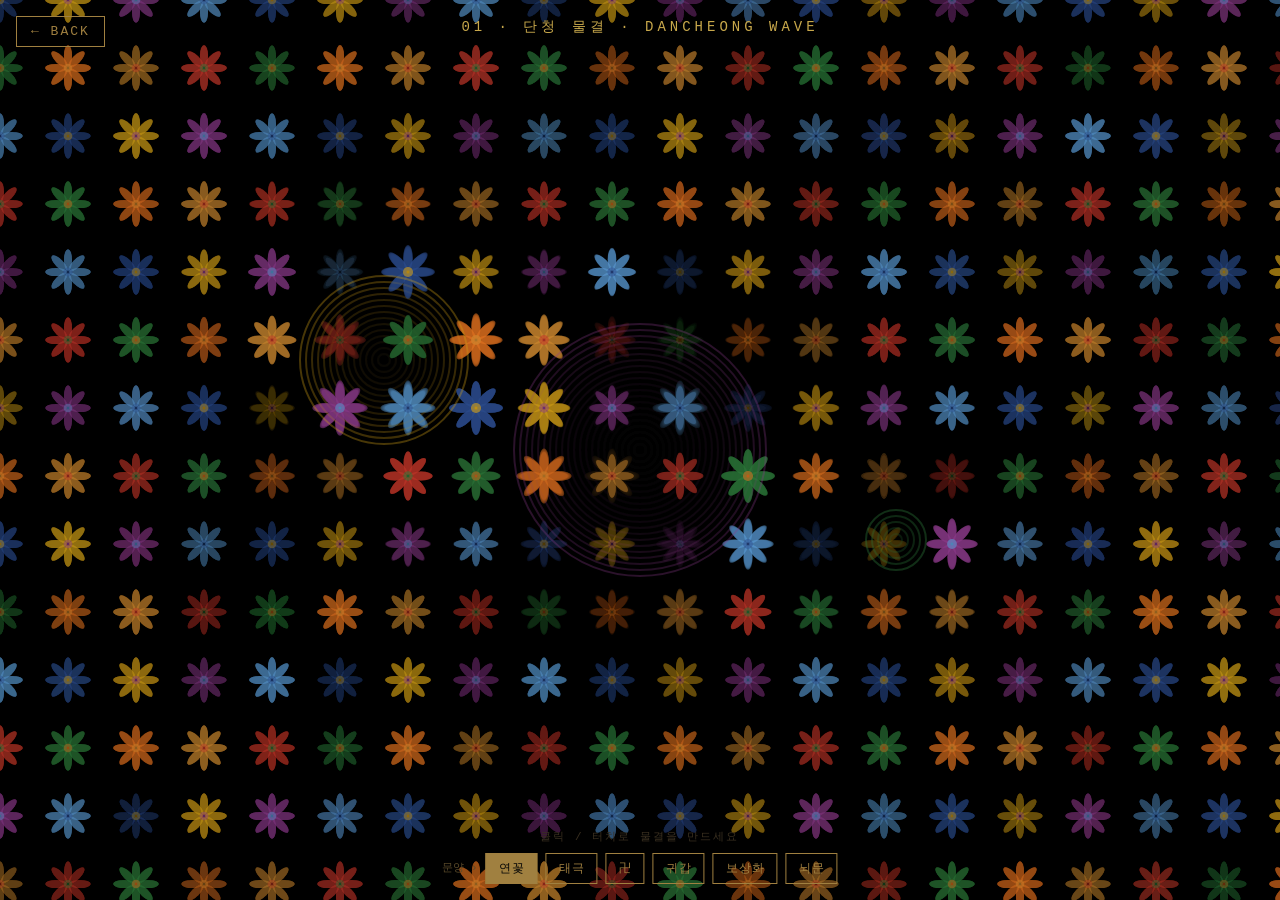
<file: modules/dancheong.html>
<!DOCTYPE html>
<html lang="ko"><head>
<meta charset="UTF-8"><meta name="viewport" content="width=device-width,initial-scale=1">
<title>01 단청 물결 | 국가유산</title>
<style>
*{margin:0;padding:0;box-sizing:border-box}
body{background:#050505;overflow:hidden}
#c{display:block}
.bk{position:fixed;top:16px;left:16px;color:#a08040;text-decoration:none;font:13px "Courier New";letter-spacing:2px;border:1px solid #a08040;padding:7px 14px;z-index:99;transition:.3s}
.bk:hover{background:#a08040;color:#050505}
.tt{position:fixed;top:18px;left:50%;transform:translateX(-50%);font:14px "Courier New";letter-spacing:4px;color:#c8a84b;z-index:99;white-space:nowrap}
.ht{position:fixed;bottom:56px;left:50%;transform:translateX(-50%);font:11px "Courier New";color:#3a3020;letter-spacing:2px;pointer-events:none}
.ct{position:fixed;bottom:16px;left:50%;transform:translateX(-50%);display:flex;gap:8px;z-index:99;align-items:center;flex-wrap:wrap;justify-content:center}
.pb{padding:6px 12px;border:1px solid #a08040;color:#a08040;background:transparent;font:12px "Courier New";cursor:pointer;transition:.3s;letter-spacing:1px}
.pb:hover,.pb.on{background:#a08040;color:#050505}
</style></head><body>
<a href="../index.html" class="bk">← BACK</a>
<div class="tt">01 · 단청 물결 · DANCHEONG WAVE</div>
<canvas id="c"></canvas>
<div class="ht">클릭 / 터치로 물결을 만드세요</div>
<div class="ct">
<span style="color:#5a4a2a;font:11px courier;line-height:32px">문양 ›</span>
<button class="pb on" data-p="0">연꽃</button>
<button class="pb" data-p="1">태극</button>
<button class="pb" data-p="2">卍</button>
<button class="pb" data-p="3">귀갑</button>
<button class="pb" data-p="4">보상화</button>
<button class="pb" data-p="5">뇌문</button>
</div>
<script>
const CV=document.getElementById("c"),X=CV.getContext("2d");
const C=["#2B4B8C","#C4372A","#D4A017","#2D7A3A","#8B3A8A","#E07020","#5B9BD5","#CF8A30"];
let W,H,G=[],R=[],pat=0,T=0;
document.querySelectorAll(".pb").forEach(b=>{b.onclick=()=>{pat=+b.dataset.p;document.querySelectorAll(".pb").forEach(x=>x.classList.remove("on"));b.classList.add("on");}});
function resize(){W=CV.width=innerWidth;H=CV.height=innerHeight;G=[];const sp=68;for(let y=-sp;y<H+sp*2;y+=sp)for(let x=-sp;x<W+sp*2;x+=sp)G.push({x,y,ci:(Math.floor(y/sp)*3+Math.floor(x/sp)*2)%C.length,ph:Math.random()*Math.PI*2,a:.18});}
function addR(x,y){R.push({x,y,r:0,mx:Math.hypot(W,H)*.9,spd:6,c:C[~~(Math.random()*C.length)]});}
CV.addEventListener("click",e=>addR(e.clientX,e.clientY));
CV.addEventListener("touchstart",e=>{e.preventDefault();addR(e.touches[0].clientX,e.touches[0].clientY);},{passive:false});
function dlotus(x,y,s,c,a){X.save();X.globalAlpha=a;X.translate(x,y);for(let i=0;i<8;i++){X.rotate(Math.PI/4);X.beginPath();X.ellipse(0,-s*.5,s*.17,s*.45,0,0,Math.PI*2);X.fillStyle=c;X.fill();}X.beginPath();X.arc(0,0,s*.18,0,Math.PI*2);X.fillStyle=C[(C.indexOf(c)+2)%C.length];X.fill();X.restore();}
function dtaiji(x,y,s,c,a){const c2=C[(C.indexOf(c)+2)%C.length];X.save();X.globalAlpha=a;X.translate(x,y);X.beginPath();X.arc(0,-s/2,s/2,0,Math.PI);X.arc(0,s/2,s/2,Math.PI,0);X.fillStyle=c;X.fill();X.beginPath();X.arc(0,-s/2,s/2,Math.PI,0);X.arc(0,s/2,s/2,0,Math.PI);X.fillStyle=c2;X.fill();X.beginPath();X.arc(0,-s/2,s/5,0,Math.PI*2);X.fillStyle=c2;X.fill();X.beginPath();X.arc(0,s/2,s/5,0,Math.PI*2);X.fillStyle=c;X.fill();X.restore();}
function dmanji(x,y,s,c,a){X.save();X.globalAlpha=a;X.translate(x,y);X.strokeStyle=c;X.lineWidth=Math.max(1.5,s/11);const q=s/3;X.beginPath();X.moveTo(-q,-s*.88);X.lineTo(-q,-q);X.lineTo(-s*.88,-q);X.lineTo(-s*.88,q);X.lineTo(-q,q);X.lineTo(-q,s*.88);X.lineTo(q,s*.88);X.lineTo(q,q);X.lineTo(s*.88,q);X.lineTo(s*.88,-q);X.lineTo(q,-q);X.lineTo(q,-s*.88);X.closePath();X.stroke();X.restore();}
function dhex(x,y,s,c,a){X.save();X.globalAlpha=a;X.translate(x,y);X.beginPath();for(let i=0;i<6;i++){const ag=Math.PI/3*i-Math.PI/6;i?X.lineTo(s*Math.cos(ag),s*Math.sin(ag)):X.moveTo(s*Math.cos(ag),s*Math.sin(ag));}X.closePath();X.strokeStyle=c;X.lineWidth=1.5;X.stroke();for(let i=0;i<6;i++){X.beginPath();X.moveTo(0,0);const ag2=Math.PI/3*i;X.lineTo(s*.65*Math.cos(ag2),s*.65*Math.sin(ag2));X.strokeStyle=C[(C.indexOf(c)+i)%C.length];X.lineWidth=1;X.stroke();}X.restore();}
function dbosang(x,y,s,c,a){X.save();X.translate(x,y);for(let i=0;i<6;i++){X.save();X.rotate(Math.PI*2/6*i);X.beginPath();X.arc(0,-s*.38,s*.3,0,Math.PI*2);X.globalAlpha=a*.7;X.fillStyle=C[(C.indexOf(c)+i)%C.length];X.fill();X.restore();}X.beginPath();X.arc(0,0,s*.17,0,Math.PI*2);X.globalAlpha=a;X.fillStyle=c;X.fill();X.restore();}
function droewen(x,y,s,c,a){X.save();X.globalAlpha=a;X.translate(x,y);X.strokeStyle=c;X.lineWidth=1.5;[.95,.7,.45,.2].forEach(f=>{X.beginPath();X.rect(-s*f,-s*f,s*f*2,s*f*2);X.stroke();});X.restore();}
const DR=[dlotus,dtaiji,dmanji,dhex,dbosang,droewen];
(function loop(){requestAnimationFrame(loop);T+=.016;X.fillStyle="rgba(5,5,5,.15)";X.fillRect(0,0,W,H);R=R.filter(r=>r.r<r.mx);R.forEach(r=>r.r+=r.spd);G.forEach(p=>{let amp=0;R.forEach(r=>{const d=Math.hypot(p.x-r.x,p.y-r.y);amp+=Math.sin(d/32-r.r/25+p.ph)*Math.exp(-Math.abs(d-r.r)/50);});const amb=Math.sin(T+p.ph)*.07;p.a=Math.max(.04,Math.min(.9,.18+amp*.4+amb));const sc=1+amp*.22+amb*.04;X.save();X.translate(p.x,p.y);X.scale(sc,sc);X.translate(-p.x,-p.y);DR[pat](p.x,p.y,24,C[p.ci],p.a);X.restore();});R.forEach(r=>{X.beginPath();X.arc(r.x,r.y,r.r,0,Math.PI*2);X.strokeStyle=r.c;X.globalAlpha=Math.max(0,.4-r.r/r.mx);X.lineWidth=2;X.stroke();X.globalAlpha=1;});})();
resize();window.onresize=resize;
[600,1100,1700].forEach((d,i)=>setTimeout(()=>addR(W*[.5,.3,.7][i],H*[.5,.4,.6][i]),d));
</script></body></html>
</file>
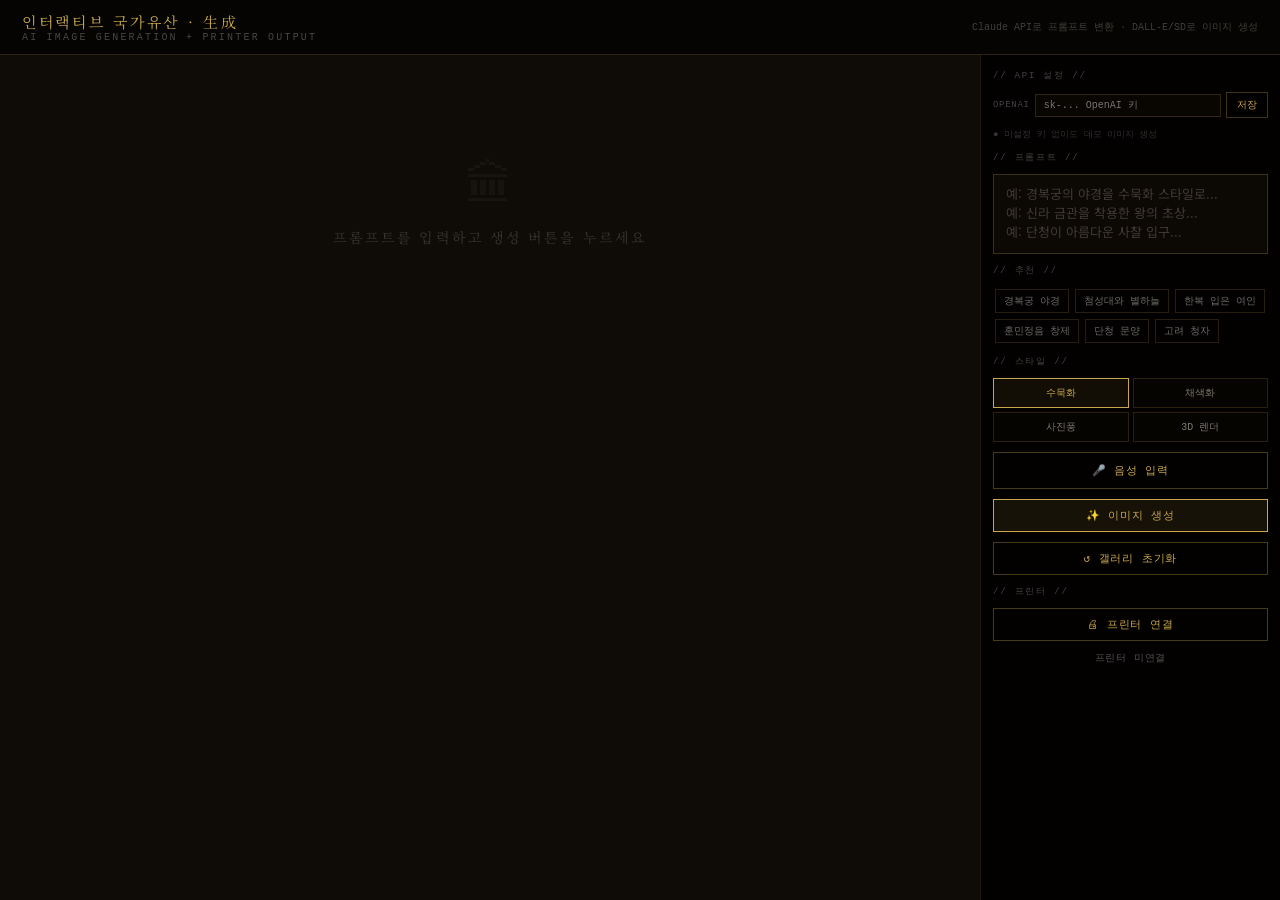
<file: modules/generate.html>
<!DOCTYPE html>
<html lang="ko">
<head>
<meta charset="UTF-8">
<meta name="viewport" content="width=device-width,initial-scale=1.0">
<title>인터랙티브 국가유산</title>
<style>
@import url('https://fonts.googleapis.com/css2?family=Noto+Serif+KR:wght@700;900&family=Noto+Sans+KR:wght@300;400&display=swap');
:root{--gold:#c9a84c;--ink:#0f0c07;--paper:#f5efe0}
*{margin:0;padding:0;box-sizing:border-box}
body{background:var(--ink);color:var(--paper);font-family:'Noto Sans KR',sans-serif;height:100vh;display:flex;flex-direction:column;overflow:hidden}
#hdr{padding:11px 22px;background:rgba(0,0,0,.65);border-bottom:1px solid rgba(201,168,76,.2);display:flex;align-items:center;justify-content:space-between;flex-shrink:0}
.ht{font-family:'Noto Serif KR',serif;font-size:15px;color:var(--gold);letter-spacing:.18em}
.hs{font-size:10px;color:rgba(245,239,224,.28);letter-spacing:.22em;font-family:'Courier New',monospace}
#main{display:flex;flex:1;overflow:hidden;min-height:0}
/* Left: gallery */
#gallery{flex:1;padding:16px;display:grid;grid-template-columns:repeat(auto-fill,minmax(200px,1fr));gap:12px;overflow-y:auto;align-content:start}
#gallery::-webkit-scrollbar{width:4px}
#gallery::-webkit-scrollbar-thumb{background:rgba(201,168,76,.25)}
.img-card{border:1px solid rgba(201,168,76,.15);background:rgba(10,7,2,.7);position:relative;cursor:pointer;transition:all .25s;overflow:hidden}
.img-card:hover{border-color:rgba(201,168,76,.5);transform:scale(1.02)}
.img-card img{width:100%;aspect-ratio:1;object-fit:cover;display:block}
.img-card .ic-prompt{padding:8px 10px;font-size:10px;color:rgba(245,239,224,.55);line-height:1.5;font-family:'Noto Serif KR',serif}
.img-card .ic-actions{padding:0 8px 8px;display:flex;gap:5px}
.ia-btn{flex:1;padding:4px;border:1px solid rgba(201,168,76,.25);background:none;color:rgba(201,168,76,.6);font-size:9px;cursor:pointer;font-family:'Courier New',monospace;transition:all .2s}
.ia-btn:hover{border-color:var(--gold);color:var(--gold)}
.img-placeholder{width:100%;aspect-ratio:1;background:rgba(15,10,4,.8);display:flex;align-items:center;justify-content:center;flex-direction:column;gap:8px}
.ip-text{font-size:11px;color:rgba(245,239,224,.3);font-family:'Courier New',monospace;letter-spacing:.1em}
.generating .img-placeholder{animation:gen-pulse 1.5s ease-in-out infinite}
@keyframes gen-pulse{0%,100%{background:rgba(15,10,4,.8)}50%{background:rgba(25,18,8,.9)}}
.gen-ring{width:36px;height:36px;border:2px solid rgba(201,168,76,.3);border-top-color:var(--gold);border-radius:50%;animation:spin 1s linear infinite}
@keyframes spin{to{transform:rotate(360deg)}}
/* Right: control */
#ctrl-panel{width:300px;flex-shrink:0;background:rgba(3,2,0,.97);border-left:1px solid rgba(201,168,76,.15);display:flex;flex-direction:column;padding:14px 12px;gap:10px;overflow-y:auto}
.sec-lbl{font-size:9px;color:rgba(245,239,224,.28);letter-spacing:.2em;font-family:'Courier New',monospace}
.btn{background:none;border:1px solid rgba(201,168,76,.35);color:var(--gold);padding:8px;font-size:11px;cursor:pointer;font-family:'Courier New',monospace;letter-spacing:.08em;transition:all .2s;width:100%;text-align:center}
.btn:hover{background:rgba(201,168,76,.12)}
.btn.hi{border-color:var(--gold);background:rgba(201,168,76,.1)}
.btn.hi:hover{background:rgba(201,168,76,.2)}
.btn:disabled{opacity:.4;cursor:not-allowed}
#prompt-input{width:100%;background:rgba(15,10,4,.8);border:1px solid rgba(201,168,76,.25);color:var(--paper);padding:9px 12px;font-family:'Noto Sans KR',sans-serif;font-size:13px;resize:none;outline:none;height:80px;transition:border-color .2s}
#prompt-input:focus{border-color:rgba(201,168,76,.6)}
#prompt-input::placeholder{color:rgba(245,239,224,.22)}
#speech-btn{position:relative;padding:10px}
#speech-btn.listening{border-color:#ff5555;color:#ff8080;animation:rec-pulse 1s infinite}
@keyframes rec-pulse{0%,100%{box-shadow:none}50%{box-shadow:0 0 12px rgba(255,80,80,.5)}}
.style-grid{display:grid;grid-template-columns:1fr 1fr;gap:4px}
.style-btn{padding:7px 4px;border:1px solid rgba(201,168,76,.18);background:rgba(8,5,1,.8);cursor:pointer;font-size:10px;color:rgba(245,239,224,.5);font-family:'Courier New',monospace;text-align:center;transition:all .2s}
.style-btn.on{border-color:var(--gold);color:var(--gold);background:rgba(201,168,76,.08)}
.style-btn:hover{border-color:rgba(201,168,76,.5)}
#api-row{display:flex;gap:5px;align-items:center}
#api-row label{font-size:9px;color:rgba(245,239,224,.28);font-family:'Courier New',monospace;white-space:nowrap;letter-spacing:.08em}
#api-input{flex:1;background:rgba(12,8,2,.8);border:1px solid rgba(201,168,76,.2);color:var(--paper);padding:5px 8px;font-family:'Courier New',monospace;font-size:10px;outline:none}
#api-input:focus{border-color:rgba(201,168,76,.5)}
#api-save{padding:5px 10px;border:1px solid rgba(201,168,76,.3);background:none;color:var(--gold);font-size:10px;cursor:pointer;font-family:'Courier New',monospace}
.ks{font-size:9px;font-family:'Courier New',monospace}
.ks-ok{color:rgba(80,200,80,.7)}.ks-no{color:rgba(245,239,224,.22)}
#print-status{font-size:10px;color:rgba(245,239,224,.35);font-family:'Courier New',monospace;text-align:center;letter-spacing:.08em}
.suggest-chip{display:inline-block;margin:2px;padding:4px 8px;border:1px solid rgba(201,168,76,.18);color:rgba(245,239,224,.45);font-size:10px;cursor:pointer;font-family:'Courier New',monospace;transition:all .2s}
.suggest-chip:hover{border-color:var(--gold);color:var(--gold)}
#suggests{flex-wrap:wrap;display:flex;gap:2px}
.empty-gal{grid-column:1/-1;display:flex;flex-direction:column;align-items:center;justify-content:center;min-height:250px;gap:12px;color:rgba(245,239,224,.18);font-family:'Noto Serif KR',serif;font-size:14px;letter-spacing:.15em}
.empty-gal span{font-size:48px;opacity:.2}
</style>
</head>
<body>
<div id="hdr">
  <div>
    <div class="ht">인터랙티브 국가유산 · 生成</div>
    <div class="hs">AI IMAGE GENERATION + PRINTER OUTPUT</div>
  </div>
  <div style="font-size:10px;color:rgba(245,239,224,.25);font-family:'Courier New',monospace">Claude API로 프롬프트 변환 · DALL-E/SD로 이미지 생성</div>
</div>

<div id="main">
  <div id="gallery">
    <div class="empty-gal"><span>🏛</span>프롬프트를 입력하고 생성 버튼을 누르세요</div>
  </div>
  <div id="ctrl-panel">
    <div class="sec-lbl">// API 설정 //</div>
    <div id="api-row">
      <label>OPENAI</label>
      <input id="api-input" type="password" placeholder="sk-... OpenAI 키">
      <button id="api-save" onclick="saveKey()">저장</button>
    </div>
    <div style="display:flex;align-items:center;gap:6px">
      <span class="ks ks-no" id="ks">● 미설정</span>
      <span style="font-size:9px;color:rgba(245,239,224,.2);font-family:'Courier New',monospace">키 없이도 데모 이미지 생성</span>
    </div>

    <div class="sec-lbl">// 프롬프트 //</div>
    <textarea id="prompt-input" placeholder="예: 경복궁의 야경을 수묵화 스타일로...&#10;예: 신라 금관을 착용한 왕의 초상...&#10;예: 단청이 아름다운 사찰 입구..."></textarea>

    <div class="sec-lbl">// 추천 //</div>
    <div id="suggests"></div>

    <div class="sec-lbl">// 스타일 //</div>
    <div class="style-grid">
      <button class="style-btn on" id="s0" onclick="setStyle(0)">수묵화</button>
      <button class="style-btn" id="s1" onclick="setStyle(1)">채색화</button>
      <button class="style-btn" id="s2" onclick="setStyle(2)">사진풍</button>
      <button class="style-btn" id="s3" onclick="setStyle(3)">3D 렌더</button>
    </div>

    <button class="btn" id="speech-btn" onclick="toggleSpeech()">🎤 음성 입력</button>
    <button class="btn hi" id="gen-btn" onclick="generate()">✨ 이미지 생성</button>
    <button class="btn" onclick="clearGallery()">↺ 갤러리 초기화</button>

    <div class="sec-lbl">// 프린터 //</div>
    <button class="btn" onclick="connectPrinter()">🖨 프린터 연결</button>
    <div id="print-status">프린터 미연결</div>
  </div>
</div>

<script>
// ── State ──────────────────────────────────────────────────────
let apiKey='',currentStyle=0,isListening=false;
let printer=null;let gallery=[];
const STYLES=['수묵화풍, 먹, 여백, 동양화','화려한 채색, 단청 색감, 전통 채색화풍','사실적 사진, 8K, 극적 조명','3D 렌더링, 매우 정교한 디테일, CG아트'];
const STYLE_PROMPTS=['ink wash painting style, sumi-e, traditional Korean art','colorful Korean traditional painting, dancheong colors','photorealistic, dramatic lighting, 8K photography','3D render, highly detailed, CGI art, Unreal Engine'];
const SUGGESTS=['경복궁 야경','첨성대와 별하늘','조선 왕의 초상','단청 문양','금동미륵보살','석굴암 불상','한복 입은 여인','고려 청자','훈민정음 창제','팔만대장경 전각'];

function saveKey(){
  apiKey=document.getElementById('api-input').value.trim();
  if(apiKey){localStorage.setItem('heritage_openai',apiKey);document.getElementById('ks').className='ks ks-ok';document.getElementById('ks').textContent='● 설정됨';}
  else{document.getElementById('ks').className='ks ks-no';document.getElementById('ks').textContent='● 미설정';}
}
function initKey(){
  const k=localStorage.getItem('heritage_openai');
  if(k){apiKey=k;document.getElementById('api-input').value=k;document.getElementById('ks').className='ks ks-ok';document.getElementById('ks').textContent='● 설정됨';}
}

function setStyle(i){
  currentStyle=i;
  document.querySelectorAll('.style-btn').forEach((b,idx)=>b.classList.toggle('on',idx===i));
}

function renderSuggests(){
  const s=document.getElementById('suggests');s.innerHTML='';
  SUGGESTS.sort(()=>Math.random()-.5).slice(0,6).forEach(t=>{
    const c=document.createElement('span');c.className='suggest-chip';c.textContent=t;
    c.onclick=()=>{document.getElementById('prompt-input').value=t;};s.appendChild(c);
  });
}

// ── Speech ─────────────────────────────────────────────────────
let recognition=null;
function toggleSpeech(){
  const btn=document.getElementById('speech-btn');
  if(!('webkitSpeechRecognition' in window||'SpeechRecognition' in window)){
    showNotif('이 브라우저는 음성 인식을 지원하지 않습니다 (Chrome 권장)');return;
  }
  if(isListening){recognition?.stop();isListening=false;btn.textContent='🎤 음성 입력';btn.classList.remove('listening');return;}
  const SR=window.SpeechRecognition||window.webkitSpeechRecognition;
  recognition=new SR();recognition.lang='ko-KR';recognition.continuous=false;recognition.interimResults=true;
  recognition.onresult=e=>{
    let txt='';for(const r of e.results)txt+=r[0].transcript;
    document.getElementById('prompt-input').value=txt;
  };
  recognition.onend=()=>{isListening=false;btn.textContent='🎤 음성 입력';btn.classList.remove('listening');};
  recognition.onerror=e=>{showNotif('음성 인식 오류: '+e.error);isListening=false;btn.classList.remove('listening');};
  recognition.start();isListening=true;btn.textContent='⏹ 듣는 중...';btn.classList.add('listening');
}

// ── Generation ─────────────────────────────────────────────────
async function generate(){
  const prompt=document.getElementById('prompt-input').value.trim();
  if(!prompt){showNotif('프롬프트를 입력하세요');return;}
  const btn=document.getElementById('gen-btn');
  btn.disabled=true;btn.textContent='⏳ 생성 중...';

  // Add placeholder card
  const card=document.createElement('div');card.className='img-card generating';
  const galEl=document.getElementById('gallery');
  const empty=galEl.querySelector('.empty-gal');if(empty)empty.remove();
  card.innerHTML=`<div class="img-placeholder"><div class="gen-ring"></div><div class="ip-text">생성 중...</div></div><div class="ic-prompt">${prompt}</div>`;
  galEl.prepend(card);

  try{
    let imgUrl='';
    if(apiKey){
      // Real DALL-E generation
      const fullPrompt=`${prompt}, ${STYLE_PROMPTS[currentStyle]}, Korean national heritage, historical artwork, masterpiece`;
      const res=await fetch('https://api.openai.com/v1/images/generations',{
        method:'POST',
        headers:{'Content-Type':'application/json','Authorization':'Bearer '+apiKey},
        body:JSON.stringify({model:'dall-e-3',prompt:fullPrompt,n:1,size:'1024x1024',quality:'standard'})
      });
      if(!res.ok){const e=await res.json();throw new Error(e.error?.message||'DALL-E API 오류');}
      const data=await res.json();imgUrl=data.data[0].url;
    } else {
      // Demo: generate canvas image
      imgUrl=generateDemoImage(prompt);
    }
    // Update card
    const entry={prompt,style:STYLES[currentStyle],url:imgUrl,ts:Date.now()};gallery.unshift(entry);
    card.className='img-card';
    card.innerHTML=`
      <img src="${imgUrl}" alt="${prompt}" loading="lazy">
      <div class="ic-prompt">${prompt}</div>
      <div class="ic-actions">
        <button class="ia-btn" onclick="dlImg('${imgUrl}','heritage')">⬇ 저장</button>
        <button class="ia-btn" onclick="printImg('${imgUrl}')">🖨 인쇄</button>
        <button class="ia-btn" onclick="shareImg('${imgUrl}','${prompt}')">↗ 공유</button>
      </div>`;
    showNotif('이미지 생성 완료!');
  }catch(e){
    card.className='img-card';
    card.innerHTML=`<div class="img-placeholder"><div class="ip-text">오류: ${e.message}</div></div><div class="ic-prompt">${prompt}</div>`;
    showNotif('오류: '+e.message);
  }
  btn.disabled=false;btn.textContent='✨ 이미지 생성';
}

// Demo canvas image generator
function generateDemoImage(prompt){
  const c=document.createElement('canvas');c.width=c.height=512;const x=c.getContext('2d');
  // Background
  const themes=[
    ['#1a0a05','#3a1a08'],['#05151a','#0a2535'],['#0a1505','#152510'],['#1a1005','#2a1a08']
  ];const t=themes[Math.floor(Math.random()*themes.length)];
  const g=x.createLinearGradient(0,0,512,512);g.addColorStop(0,t[0]);g.addColorStop(1,t[1]);
  x.fillStyle=g;x.fillRect(0,0,512,512);
  // Decorative elements
  x.strokeStyle='rgba(201,168,76,.2)';x.lineWidth=1;
  for(let i=0;i<8;i++){x.beginPath();x.arc(256,256,50+i*28,0,Math.PI*2);x.stroke();}
  // Central motif
  x.fillStyle='rgba(201,168,76,.15)';
  for(let i=0;i<12;i++){const a=i/12*Math.PI*2;x.beginPath();x.ellipse(256+Math.cos(a)*90,256+Math.sin(a)*90,22,10,a,0,Math.PI*2);x.fill();}
  x.fillStyle='rgba(201,168,76,.6)';x.beginPath();x.arc(256,256,28,0,Math.PI*2);x.fill();
  // Text
  x.fillStyle='rgba(245,239,224,.7)';x.font='bold 18px "Noto Serif KR",serif';x.textAlign='center';x.textBaseline='middle';
  const words=prompt.slice(0,12)+(prompt.length>12?'...':'');x.fillText(words,256,440);
  x.fillStyle='rgba(201,168,76,.4)';x.font='11px Courier New';x.fillText('국가유산 · AI 생성',256,468);
  // Watermark
  x.fillStyle='rgba(201,168,76,.12)';x.font='72px "Noto Serif KR",serif';x.fillText('國',256,230);
  return c.toDataURL('image/png');
}

// ── Download ───────────────────────────────────────────────────
function dlImg(url,name){
  const a=document.createElement('a');a.href=url;a.download=name+'_'+Date.now()+'.png';
  if(url.startsWith('data:')){a.click();}
  else{fetch(url).then(r=>r.blob()).then(b=>{a.href=URL.createObjectURL(b);a.click()}).catch(()=>{window.open(url,'_blank');});}
}

// ── Share ──────────────────────────────────────────────────────
function shareImg(url,prompt){
  if(navigator.share){navigator.share({title:'국가유산 AI 이미지',text:prompt,url}).catch(()=>{});}
  else{navigator.clipboard?.writeText(url).then(()=>showNotif('URL 복사됨')).catch(()=>showNotif('공유 불가'));}
}

// ── Printer (Web Serial API) ───────────────────────────────────
async function connectPrinter(){
  if(!('serial' in navigator)){showNotif('Web Serial API 미지원 브라우저 (Chrome 권장)');return;}
  try{
    printer=await navigator.serial.requestPort();
    await printer.open({baudRate:9600});
    document.getElementById('print-status').textContent='🖨 프린터 연결됨';
    document.getElementById('print-status').style.color='rgba(80,200,80,.7)';
    showNotif('프린터 연결 성공!');
  }catch(e){showNotif('프린터 연결 실패: '+e.message);}
}

async function printImg(url){
  if(!printer){
    // Fallback: browser print
    const w=window.open('','_blank');
    w.document.write(`<!DOCTYPE html><html><head><style>body{margin:0;background:#0a0705}img{width:100%;max-width:600px;display:block;margin:20px auto}@media print{body{background:#fff}}</style></head><body><img src="${url}"><script>setTimeout(()=>{window.print();window.close()},500)<\/script></body></html>`);
    w.document.close();return;
  }
  try{
    const writer=printer.writable.getWriter();
    const cmd=new Uint8Array([0x1b,0x40]); // ESC @ init
    await writer.write(cmd);writer.releaseLock();
    showNotif('인쇄 명령 전송됨');
  }catch(e){showNotif('인쇄 오류: '+e.message);}
}

function clearGallery(){
  gallery=[];document.getElementById('gallery').innerHTML='<div class="empty-gal"><span>🏛</span>프롬프트를 입력하고 생성 버튼을 누르세요</div>';
}

function showNotif(msg){
  const n=document.createElement('div');
  n.style.cssText='position:fixed;top:65px;left:50%;transform:translateX(-50%);background:rgba(0,0,0,.88);border:1px solid rgba(201,168,76,.5);color:#c9a84c;padding:7px 20px;font-family:"Courier New",monospace;font-size:12px;letter-spacing:.1em;z-index:1000;pointer-events:none;white-space:nowrap';
  n.textContent=msg;document.body.appendChild(n);setTimeout(()=>n.remove(),2000);
}

initKey();renderSuggests();
</script>
</body>
</html>
</file>
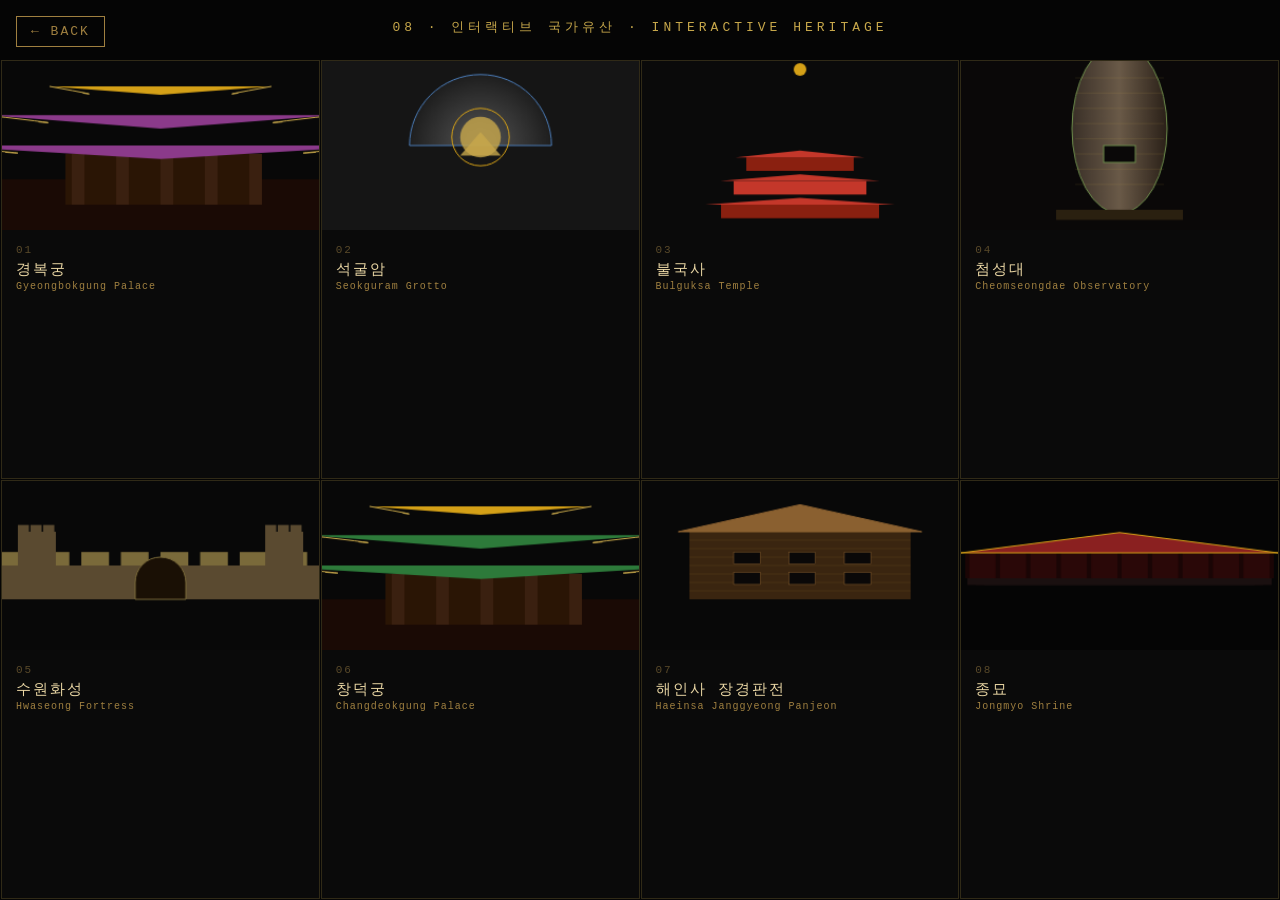
<file: modules/heritage.html>
<!DOCTYPE html>
<html lang="ko"><head>
<meta charset="UTF-8"><meta name="viewport" content="width=device-width,initial-scale=1">
<title>08 인터랙티브 국가유산 | 국가유산</title>
<style>
*{margin:0;padding:0;box-sizing:border-box}
body{background:#050505;color:#e8d5a3;font-family:"Courier New",monospace;min-height:100vh;overflow-x:hidden}
.bk{position:fixed;top:16px;left:16px;color:#a08040;text-decoration:none;font:13px "Courier New";letter-spacing:2px;border:1px solid #a08040;padding:7px 14px;z-index:99;transition:.3s}
.bk:hover{background:#a08040;color:#050505}
.tt{position:fixed;top:18px;left:50%;transform:translateX(-50%);font:13px "Courier New";letter-spacing:4px;color:#c8a84b;z-index:99;white-space:nowrap}
#grid{display:grid;grid-template-columns:repeat(4,1fr);gap:1px;padding:60px 1px 1px;min-height:100vh}
@media(max-width:700px){#grid{grid-template-columns:repeat(2,1fr)}}
.card{background:rgba(255,255,255,.02);border:1px solid rgba(200,168,75,.2);padding:0;cursor:pointer;transition:.3s;display:flex;flex-direction:column;min-height:200px;position:relative;overflow:hidden}
.card:hover{border-color:#c8a84b;background:rgba(200,168,75,.06)}
.card canvas{width:100%;display:block}
.card-body{padding:14px}
.card-num{font-size:11px;color:#5a4a2a;letter-spacing:2px;margin-bottom:4px}
.card-name{font-size:15px;letter-spacing:2px;color:#e8d5a3;margin-bottom:2px}
.card-eng{font-size:10px;color:#a08040;letter-spacing:1px}
/* Detail Panel */
#detail{position:fixed;inset:0;background:#050505;z-index:200;display:none;flex-direction:column;overflow-y:auto}
#detail.on{display:flex}
.d-header{padding:16px 20px;border-bottom:1px solid rgba(200,168,75,.2);display:flex;align-items:center;gap:16px;flex-shrink:0}
.d-back{color:#a08040;cursor:pointer;font:13px "Courier New";letter-spacing:2px;border:1px solid #a08040;padding:6px 14px;transition:.3s;background:transparent}
.d-back:hover{background:#a08040;color:#050505}
.d-title{font-size:clamp(16px,3vw,24px);letter-spacing:4px;color:#c8a84b}
.d-body{display:flex;flex-wrap:wrap;gap:24px;padding:24px;flex:1}
.d-art-wrap{flex:1;min-width:280px;max-width:480px}
#detail-canvas{width:100%;border:1px solid rgba(200,168,75,.3)}
.ai-btn{margin-top:12px;width:100%;padding:10px;border:1px solid #a08040;color:#a08040;background:transparent;font:13px "Courier New";letter-spacing:2px;cursor:pointer;transition:.3s}
.ai-btn:hover{background:#a08040;color:#050505}
.d-info{flex:1;min-width:260px}
.d-cat{font-size:11px;color:#5a4a2a;letter-spacing:2px;margin-bottom:8px}
.d-desc{font-size:13px;line-height:1.8;color:#c8b88a;margin-bottom:20px;letter-spacing:.5px}
.facts-title{font-size:11px;color:#a08040;letter-spacing:3px;margin-bottom:10px;border-bottom:1px solid rgba(200,168,75,.2);padding-bottom:6px}
.fact{padding:8px 0;border-bottom:1px solid rgba(200,168,75,.08);font-size:12px;color:#a09070;line-height:1.6}
.fact::before{content:"▸ ";color:#c8a84b}
</style></head><body>
<a href="../index.html" class="bk">← BACK</a>
<div class="tt">08 · 인터랙티브 국가유산 · INTERACTIVE HERITAGE</div>
<div id="grid"></div>
<div id="detail">
  <div class="d-header">
    <button class="d-back" onclick="closeDetail()">← 목록으로</button>
    <div class="d-title" id="d-title"></div>
  </div>
  <div class="d-body">
    <div class="d-art-wrap">
      <canvas id="detail-canvas" width="480" height="320"></canvas>
      <button class="ai-btn" onclick="genArt()">✦ AI 스타일 이미지 생성</button>
    </div>
    <div class="d-info">
      <div class="d-cat" id="d-cat"></div>
      <div class="d-desc" id="d-desc"></div>
      <div class="facts-title">주요 사실 · KEY FACTS</div>
      <div id="d-facts"></div>
    </div>
  </div>
</div>
<script>
const SITES=[
  {n:"01",name:"경복궁",eng:"Gyeongbokgung Palace",cat:"궁궐 · Palace · 서울 종로구",desc:"조선 왕조 태조 이성계가 1395년 창건한 법궁입니다. '큰 복을 누리소서'라는 뜻의 경복궁은 임진왜란 때 소실되었다가 흥선대원군의 주도로 1867년 중건되었습니다. 근정전, 경회루, 향원정 등 조선 최고의 건축물이 집결해 있습니다.",facts:["근정전은 왕의 즉위식이 열린 정전(正殿)입니다","경회루는 국내 최대 규모의 누각이며 연못 위에 세워졌습니다","총 면적 432,703㎡, 건물 330여 동에 이릅니다"],c:"#8B3A8A",art:"palace"},
  {n:"02",name:"석굴암",eng:"Seokguram Grotto",cat:"불교 유적 · UNESCO 1995 · 경북 경주",desc:"통일신라 경덕왕 10년(751) 재상 김대성이 창건한 석굴 사원입니다. 화강암으로 조성된 인공 석굴 안에 본존불 석가모니 좌상이 동해를 향해 모셔져 있어, 신라인의 불교적 세계관과 뛰어난 건축 기술을 보여줍니다.",facts:["본존불 높이 3.26m, 광배 지름 2.2m의 걸작입니다","360여 개의 자연석으로 축조된 인공 석굴입니다","1995년 불국사와 함께 유네스코 세계유산 등재되었습니다"],c:"#4A7AB5",art:"grotto"},
  {n:"03",name:"불국사",eng:"Bulguksa Temple",cat:"불교 유적 · UNESCO 1995 · 경북 경주",desc:"신라 법흥왕 15년(528) 창건 후 경덕왕 때 대규모 중창된 사찰입니다. 다보탑과 석가탑, 청운·백운교 등 국보급 문화재를 다수 보유하며, 신라 불교 건축 예술의 황금기를 대표합니다.",facts:["다보탑(국보 20호)과 석가탑(국보 21호)이 나란히 있습니다","청운교·백운교는 속계와 불계를 잇는 다리를 상징합니다","석굴암과 함께 유네스코 세계유산입니다"],c:"#C4372A",art:"temple"},
  {n:"04",name:"첨성대",eng:"Cheomseongdae Observatory",cat:"과학 유적 · 삼국시대 · 경북 경주",desc:"신라 선덕여왕 재위 중(632~647) 건립된 동아시아 최고(最古)의 천문 관측 시설입니다. 362개의 화강암으로 쌓아 올린 원통형 구조물로, 높이 9.17m, 직경 4.93m에 달합니다.",facts:["동아시아에서 가장 오래된 천문 관측 시설입니다","362개의 돌은 1년 365일을 상징한다는 설이 있습니다","정남 방향으로 건립되어 천문 관측에 최적화되어 있습니다"],c:"#6B8A4A",art:"obs"},
  {n:"05",name:"수원화성",eng:"Hwaseong Fortress",cat:"성곽 · UNESCO 1997 · 경기 수원",desc:"정조 임금이 1794~1796년에 축조한 성곽으로, 정약용이 거중기 등 신기술을 활용해 설계하였습니다. 동서양 성곽 기술을 통합한 과학적 성곽으로 평가받으며, 화성성역의궤 덕분에 완전한 복원이 가능했습니다.",facts:["총 길이 5.74km, 면적 130ha의 방어 성곽입니다","화포·총안 등 첨단 무기 시설을 갖추었습니다","1997년 유네스코 세계유산에 등재되었습니다"],c:"#7A6A3A",art:"fortress"},
  {n:"06",name:"창덕궁",eng:"Changdeokgung Palace",cat:"궁궐 · UNESCO 1997 · 서울 종로구",desc:"조선 태종 5년(1405) 경복궁의 이궁으로 건립되었습니다. 임진왜란 이후 실질적인 법궁 역할을 하였으며, 자연 지형을 최대한 살린 후원(비원)은 조선 최고의 정원으로 손꼽힙니다.",facts:["인정전(국보 225호)은 조선 최후의 즉위식이 열린 곳입니다","후원 면적은 약 300,000㎡로 비원(秘苑)이라 불립니다","1997년 유네스코 세계유산에 등재되었습니다"],c:"#2D7A3A",art:"palace2"},
  {n:"07",name:"해인사 장경판전",eng:"Haeinsa Janggyeong Panjeon",cat:"불교 유적 · UNESCO 1995 · 경남 합천",desc:"고려 팔만대장경(81,258장)을 보존하기 위해 15세기에 건립된 목조 건축물입니다. 자연 환기와 습도 조절 원리를 이용한 과학적 구조 덕분에 수백 년간 목판이 완전하게 보존되어 있습니다.",facts:["팔만대장경은 1237~1248년에 제작된 불교 경전입니다","창문 크기와 위치로 자연 환기를 정교하게 조절합니다","1995년 유네스코 세계유산에 등재되었습니다"],c:"#8A6030",art:"storage"},
  {n:"08",name:"종묘",eng:"Jongmyo Shrine",cat:"왕실 제례 · UNESCO 1995 · 서울 종로구",desc:"조선 역대 왕과 왕비의 신주를 모신 왕실 사당으로, 1395년 태조가 창건하였습니다. 유교적 예법에 따라 건립된 동아시아 최대 규모의 제례 공간으로, 매년 종묘제례악과 함께 제례가 거행됩니다.",facts:["정전에 19개 신실, 49위의 신주가 모셔져 있습니다","종묘제례악은 2001년 인류무형문화유산으로 등재되었습니다","1995년 세계유산, 2001년 무형유산으로 이중 등재되었습니다"],c:"#8A2020",art:"shrine"}
];

// Draw thumbnail art
function drawArt(ctx,w,h,type,col,detail){
  ctx.clearRect(0,0,w,h);
  ctx.fillStyle="#080808";ctx.fillRect(0,0,w,h);
  const s=detail?3:1;
  const cx=w/2,cy=h/2;
  switch(type){
    case"palace":case"palace2": {
      const rc=type==="palace2"?"#2D7A3A":col;
      // ground
      ctx.fillStyle="#1A0A05";ctx.fillRect(0,h*.7,w,h*.3);
      // main body
      ctx.fillStyle="#2A1505";ctx.fillRect(cx-w*.3,cy+h*.05,w*.6,h*.3);
      // columns
      for(let i=0;i<5;i++){ctx.fillStyle="#3A2010";ctx.fillRect(cx-w*.28+i*w*.14,cy+h*.05,w*.04,h*.3);}
      // roof layers
      [[.7,.0,.5,.08],[.55,-.18,.4,-.1],[.35,-.35,.2,-.3]].forEach(([bw,by,tw,ty],idx)=>{
        ctx.beginPath();ctx.moveTo(cx-w*bw,cy+h*by);ctx.lineTo(cx,cy+h*ty);ctx.lineTo(cx+w*bw,cy+h*by);ctx.closePath();
        ctx.fillStyle=[col,rc,"#D4A017"][idx]||col;ctx.fill();
        // eave curves
        ctx.beginPath();ctx.moveTo(cx-w*bw,cy+h*by);ctx.quadraticCurveTo(cx-w*bw*.5,cy+h*(by+.06),cx-w*bw*.7,cy+h*(by+.04));ctx.strokeStyle="#c8a84b";ctx.lineWidth=s;ctx.stroke();
        ctx.beginPath();ctx.moveTo(cx+w*bw,cy+h*by);ctx.quadraticCurveTo(cx+w*bw*.5,cy+h*(by+.06),cx+w*bw*.7,cy+h*(by+.04));ctx.stroke();
      });
      if(detail){
        // decorative dots (단청)
        const dcol=["#2B4B8C","#C4372A","#D4A017","#2D7A3A"];
        for(let i=0;i<20;i++){ctx.beginPath();ctx.arc(cx-w*.28+i*(w*.56/20),cy+h*.15,2.5,0,Math.PI*2);ctx.fillStyle=dcol[i%4];ctx.fill();}
      }
      break;}
    case"grotto":{
      // stone ground
      ctx.fillStyle="#151515";ctx.fillRect(0,0,w,h);
      // dome
      const gr=ctx.createRadialGradient(cx,cy,h*.05,cx,cy,h*.45);
      gr.addColorStop(0,"#505050");gr.addColorStop(1,"#1A1A1A");
      ctx.beginPath();ctx.arc(cx,cy,h*.42,Math.PI,0);ctx.closePath();ctx.fillStyle=gr;ctx.fill();
      ctx.strokeStyle=col;ctx.lineWidth=s;ctx.stroke();
      // Buddha silhouette
      ctx.fillStyle="#c8a84b";ctx.globalAlpha=.8;
      ctx.beginPath();ctx.arc(cx,cy-h*.05,h*.12,0,Math.PI*2);ctx.fill();
      ctx.beginPath();ctx.moveTo(cx-h*.12,cy+h*.06);ctx.lineTo(cx,cy-h*.08);ctx.lineTo(cx+h*.12,cy+h*.06);ctx.closePath();ctx.fill();
      ctx.globalAlpha=1;
      // halo
      ctx.beginPath();ctx.arc(cx,cy-h*.05,h*.17,0,Math.PI*2);ctx.strokeStyle="#D4A017";ctx.lineWidth=s;ctx.stroke();
      if(detail){ctx.beginPath();ctx.arc(cx,cy-h*.05,h*.22,0,Math.PI*2);ctx.strokeStyle="rgba(212,160,23,.3)";ctx.lineWidth=s*2;ctx.stroke();}
      break;}
    case"temple":{
      // Pagoda
      ctx.fillStyle="#0A0A0A";ctx.fillRect(0,0,w,h);
      const floors=detail?5:3;
      for(let i=0;i<floors;i++){
        const fw=w*(0.5-i*.08);const fy=cy+h*(0.35-i*.14);
        ctx.fillStyle=i%2===0?"#8A2010":col;
        ctx.fillRect(cx-fw/2,fy,fw,h*.08);
        // eave
        ctx.beginPath();ctx.moveTo(cx-fw/2-fw*.1,fy);ctx.lineTo(cx,fy-h*.04);ctx.lineTo(cx+fw/2+fw*.1,fy);ctx.closePath();
        ctx.fillStyle=i%2===0?col:"#C4372A";ctx.fill();
      }
      ctx.fillStyle="#D4A017";ctx.beginPath();ctx.arc(cx,cy-h*.45,6*s,0,Math.PI*2);ctx.fill();
      break;}
    case"obs":{
      // Cheomseongdae cylinder
      ctx.fillStyle="#0A0808";ctx.fillRect(0,0,w,h);
      const og=ctx.createLinearGradient(cx-w*.15,0,cx+w*.15,0);
      og.addColorStop(0,"#3A3028");og.addColorStop(.5,"#6A5A48");og.addColorStop(1,"#2A2018");
      ctx.fillStyle=og;
      ctx.beginPath();ctx.ellipse(cx,cy-h*.1,w*.15,h*.5,0,0,Math.PI*2);ctx.fill();
      ctx.strokeStyle=col;ctx.lineWidth=s;ctx.stroke();
      // stone lines
      for(let i=0;i<8;i++){ctx.beginPath();ctx.moveTo(cx-w*.14,cy-h*.4+i*h*.09);ctx.lineTo(cx+w*.14,cy-h*.4+i*h*.09);ctx.strokeStyle="rgba(200,168,75,.25)";ctx.lineWidth=.5;ctx.stroke();}
      // square window
      ctx.fillStyle="#0A0808";ctx.fillRect(cx-w*.05,cy,w*.1,h*.1);
      ctx.strokeStyle=col;ctx.lineWidth=s;ctx.strokeRect(cx-w*.05,cy,w*.1,h*.1);
      // base
      ctx.fillStyle="#2A2010";ctx.fillRect(cx-w*.2,cy+h*.38,w*.4,h*.06);
      break;}
    case"fortress":{
      ctx.fillStyle="#080808";ctx.fillRect(0,0,w,h);
      // wall
      const wc="#5A4A30";
      ctx.fillStyle=wc;ctx.fillRect(0,cy,w,h*.2);
      // crenellations
      const nC=detail?16:8;
      for(let i=0;i<nC;i++){ctx.fillStyle=col;ctx.fillRect(i*(w/nC),cy-h*.08,w/nC*.7,h*.08);}
      // gate arch
      ctx.beginPath();ctx.arc(cx,cy+h*.1,w*.08,Math.PI,0);ctx.lineTo(cx+w*.08,cy+h*.2);ctx.lineTo(cx-w*.08,cy+h*.2);ctx.closePath();ctx.fillStyle="#1A1005";ctx.fill();ctx.strokeStyle=col;ctx.lineWidth=s;ctx.stroke();
      // towers at sides
      ctx.fillStyle=wc;ctx.fillRect(w*.05,cy-h*.2,w*.12,h*.35);ctx.fillRect(w*.83,cy-h*.2,w*.12,h*.35);
      [[w*.05,cy-h*.2],[w*.83,cy-h*.2]].forEach(([tx,ty])=>{for(let i=0;i<3;i++)ctx.fillRect(tx+i*(w*.04),ty-h*.04,w*.035,h*.04);});
      break;}
    case"storage":{
      // Haeinsa storage building
      ctx.fillStyle="#080808";ctx.fillRect(0,0,w,h);
      const bw=w*.7;const bh=h*.4;
      ctx.fillStyle="#3A2510";ctx.fillRect(cx-bw/2,cy-bh/2,bw,bh);
      // wood plank lines
      for(let i=0;i<8;i++){ctx.beginPath();ctx.moveTo(cx-bw/2,cy-bh/2+i*(bh/8));ctx.lineTo(cx+bw/2,cy-bh/2+i*(bh/8));ctx.strokeStyle="rgba(200,168,75,.2)";ctx.lineWidth=.5;ctx.stroke();}
      // windows (ventilation)
      [[.2,.3],[.45,.3],[.7,.3],[.2,.6],[.45,.6],[.7,.6]].forEach(([fx,fy])=>{
        const wx=cx-bw/2+fx*bw;const wy=cy-bh/2+fy*bh;
        ctx.fillStyle="#0A0808";ctx.fillRect(wx,wy,bw*.12,bh*.18);
        ctx.strokeStyle=col;ctx.lineWidth=.5;ctx.strokeRect(wx,wy,bw*.12,bh*.18);
      });
      // roof
      ctx.beginPath();ctx.moveTo(cx-bw*.55,cy-bh/2);ctx.lineTo(cx,cy-bh*.9);ctx.lineTo(cx+bw*.55,cy-bh/2);ctx.closePath();
      ctx.fillStyle="#8A6030";ctx.fill();ctx.strokeStyle=col;ctx.lineWidth=s;ctx.stroke();
      break;}
    case"shrine":{
      // Jongmyo - long horizontal
      ctx.fillStyle="#050505";ctx.fillRect(0,0,w,h);
      // main hall (very long)
      const sh=h*.15;const sy=cy-sh/2;
      ctx.fillStyle="#2A0808";ctx.fillRect(w*.02,sy,w*.96,sh);
      // columns
      const nc=detail?20:10;
      for(let i=0;i<=nc;i++){const cx2=w*.02+i*(w*.96/nc);ctx.fillStyle="#1A0505";ctx.fillRect(cx2-2,sy,4,sh);}
      // roof
      ctx.beginPath();ctx.moveTo(0,sy);ctx.lineTo(cx,sy-h*.12);ctx.lineTo(w,sy);ctx.closePath();
      ctx.fillStyle=col;ctx.fill();ctx.strokeStyle="#D4A017";ctx.lineWidth=s;ctx.stroke();
      // steps
      for(let i=0;i<3;i++){ctx.fillStyle="#1A1010";ctx.fillRect(w*.02+i*8,sy+sh,w*.96-i*16,h*.04);}
      // spirit tablets glow
      if(detail){for(let i=0;i<8;i++){ctx.fillStyle="rgba(200,168,75,.2)";ctx.fillRect(w*.08+i*(w*.11),sy+sh*.2,w*.07,sh*.6);}}
      break;}
  }
}

let activeSite=null;
function openDetail(i){
  activeSite=i;const s=SITES[i];
  document.getElementById("d-title").textContent=s.name+" · "+s.eng;
  document.getElementById("d-cat").textContent=s.cat;
  document.getElementById("d-desc").textContent=s.desc;
  document.getElementById("d-facts").innerHTML=s.facts.map(f=>`<div class="fact">${f}</div>`).join("");
  const dc=document.getElementById("detail-canvas");
  drawArt(dc.getContext("2d"),480,320,s.art,s.c,true);
  document.getElementById("detail").classList.add("on");
  window.scrollTo(0,0);
}
function closeDetail(){document.getElementById("detail").classList.remove("on");activeSite=null;}

function genArt(){
  if(activeSite===null)return;
  const s=SITES[activeSite];
  const dc=document.getElementById("detail-canvas");
  const ctx=dc.getContext("2d");
  // Stylized version with noise/glow
  drawArt(ctx,480,320,s.art,s.c,true);
  // Add artistic overlay
  ctx.fillStyle="rgba(200,168,75,.05)";
  for(let i=0;i<60;i++){ctx.beginPath();ctx.arc(Math.random()*480,Math.random()*320,Math.random()*80+20,0,Math.PI*2);ctx.fill();}
  ctx.font="bold 14px Courier New";ctx.fillStyle="rgba(200,168,75,.8)";
  ctx.fillText("✦ AI RENDER · "+s.name,16,300);
}

// Build grid
const grid=document.getElementById("grid");
SITES.forEach((s,i)=>{
  const card=document.createElement("div");
  card.className="card";
  const cv=document.createElement("canvas");
  cv.width=300;cv.height=160;
  drawArt(cv.getContext("2d"),300,160,s.art,s.c,false);
  const body=document.createElement("div");body.className="card-body";
  body.innerHTML=`<div class="card-num">${s.n}</div><div class="card-name">${s.name}</div><div class="card-eng">${s.eng}</div>`;
  card.appendChild(cv);card.appendChild(body);
  card.onclick=()=>openDetail(i);
  grid.appendChild(card);
});
</script></body></html>
</file>
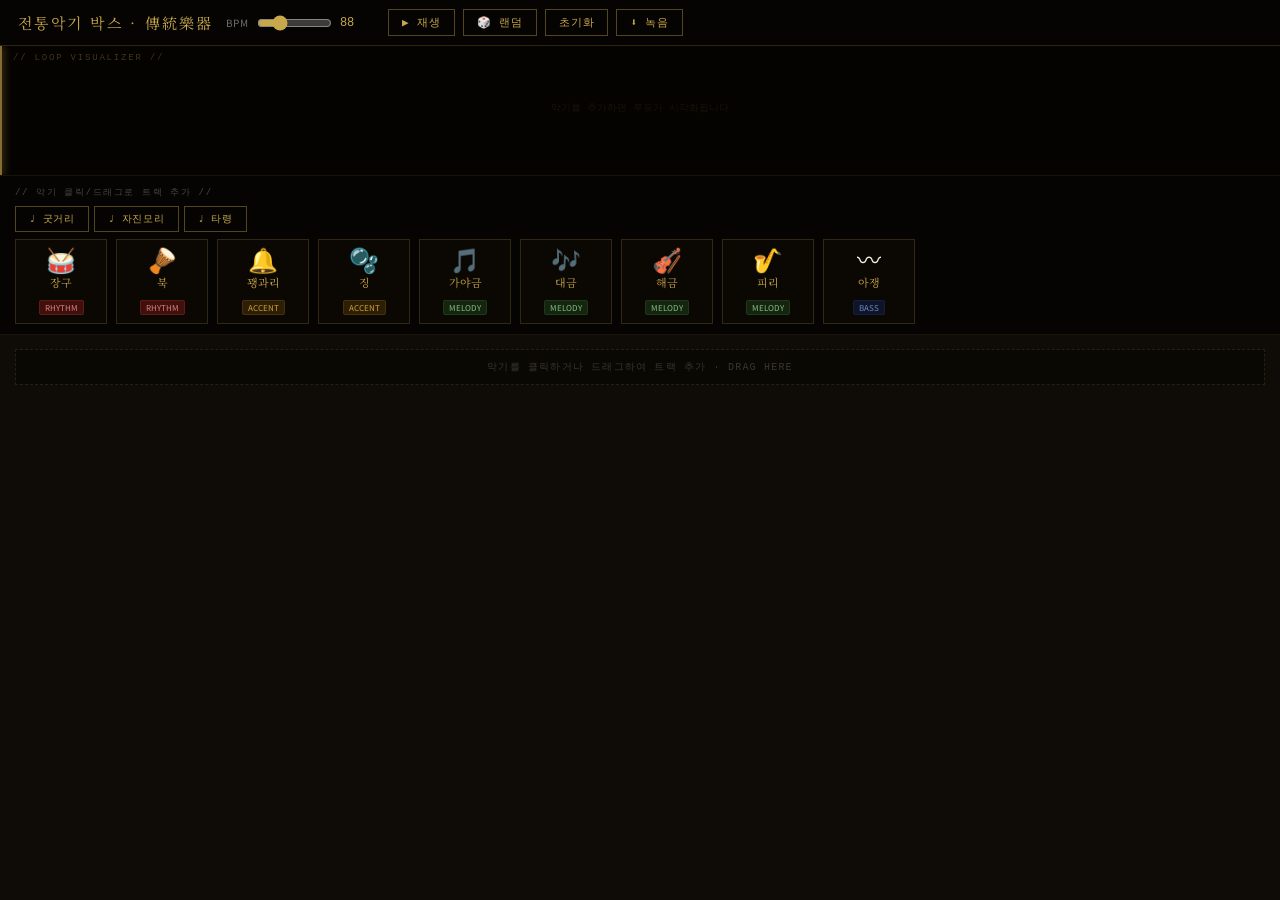
<file: modules/music.html>
<!DOCTYPE html>
<html lang="ko">
<head>
<meta charset="UTF-8">
<meta name="viewport" content="width=device-width,initial-scale=1.0">
<title>전통악기 박스</title>
<style>
@import url('https://fonts.googleapis.com/css2?family=Noto+Serif+KR:wght@700;900&family=Noto+Sans+KR:wght@300;400&display=swap');
:root{--gold:#c9a84c;--ink:#0f0c07;--paper:#f5efe0}
*{margin:0;padding:0;box-sizing:border-box;user-select:none}
body{background:var(--ink);color:var(--paper);font-family:'Noto Sans KR',sans-serif;height:100vh;display:flex;flex-direction:column;overflow:hidden}
.top{padding:9px 18px;background:rgba(0,0,0,.65);border-bottom:1px solid rgba(201,168,76,.2);display:flex;align-items:center;gap:12px;flex-wrap:wrap;flex-shrink:0}
.top-title{font-family:'Noto Serif KR',serif;font-size:15px;color:var(--gold);letter-spacing:.15em}
.ctrl{display:flex;align-items:center;gap:8px;flex-wrap:wrap}
.btn{background:none;border:1px solid rgba(201,168,76,.4);color:var(--gold);padding:5px 13px;font-size:11px;cursor:pointer;font-family:'Courier New',monospace;letter-spacing:.08em;transition:all .2s;white-space:nowrap}
.btn:hover{background:rgba(201,168,76,.14)}
.btn.on{background:rgba(201,168,76,.2);border-color:var(--gold)}
.lbl{font-size:10px;color:rgba(245,239,224,.45);letter-spacing:.08em}
input[type=range]{accent-color:var(--gold);width:75px}
#bv{font-size:12px;color:var(--gold);min-width:40px;font-family:'Courier New',monospace}
#stage{height:130px;background:rgba(4,2,0,.95);border-bottom:1px solid rgba(201,168,76,.1);position:relative;overflow:hidden;flex-shrink:0}
#sc{width:100%;height:100%}
.sl{position:absolute;top:7px;left:13px;font-size:9px;color:rgba(201,168,76,.3);letter-spacing:.2em;font-family:'Courier New',monospace}
#bl{position:absolute;top:0;bottom:0;width:2px;background:rgba(201,168,76,.65);pointer-events:none;box-shadow:0 0 8px rgba(201,168,76,.9);left:0}
#shelf{padding:10px 15px 7px;border-bottom:1px solid rgba(201,168,76,.1);background:rgba(2,1,0,.7);flex-shrink:0}
.sr{display:flex;gap:9px;overflow-x:auto;padding-bottom:3px}
.sr::-webkit-scrollbar{height:3px}
.sr::-webkit-scrollbar-thumb{background:rgba(201,168,76,.3)}
.ic{min-width:92px;border:1px solid rgba(201,168,76,.2);background:rgba(12,8,3,.85);padding:7px 5px;text-align:center;cursor:pointer;transition:all .2s;flex-shrink:0}
.ic:hover{border-color:var(--gold);transform:translateY(-2px)}
.ic-e{font-size:24px;display:block;margin-bottom:3px;line-height:1}
.ic-n{font-family:'Noto Serif KR',serif;font-size:11px;color:var(--gold);display:block;margin-bottom:2px}
.ic-t{font-size:8px;padding:1px 5px;border-radius:2px}
.r{background:rgba(160,35,35,.35);color:#e08080;border:1px solid rgba(160,35,35,.4)}
.m{background:rgba(40,90,40,.35);color:#80c080;border:1px solid rgba(40,90,40,.4)}
.b{background:rgba(25,45,110,.35);color:#6888d0;border:1px solid rgba(25,45,110,.4)}
.a{background:rgba(110,75,15,.35);color:#d0a030;border:1px solid rgba(110,75,15,.4)}
#ta{flex:1;overflow-y:auto;padding:9px 15px;min-height:0}
.tr{display:flex;align-items:center;gap:7px;margin-bottom:5px;background:rgba(8,5,1,.75);border:1px solid rgba(201,168,76,.1);padding:5px 7px;min-height:48px}
.tl{width:75px;flex-shrink:0}
.tl-e{font-size:15px}
.tl-n{font-size:10px;color:var(--gold);font-family:'Noto Serif KR',serif;display:block}
.ts{display:flex;gap:3px;flex:1}
.st{flex:1;height:34px;min-width:14px;background:rgba(22,15,5,.9);border:1px solid rgba(201,168,76,.12);cursor:pointer;border-radius:2px;transition:all .08s}
.st.on{background:var(--gold);border-color:#e8c96a;box-shadow:0 0 6px rgba(201,168,76,.55)}
.st.pl{box-shadow:0 0 16px rgba(201,168,76,1)!important;transform:scaleY(1.1)}
.st.b1{border-left:2px solid rgba(201,168,76,.35)}
.st:hover:not(.on){background:rgba(201,168,76,.16)}
.tv{width:52px;flex-shrink:0}
.tv input{width:100%}
.trm{background:none;border:none;color:rgba(245,239,224,.2);font-size:13px;cursor:pointer;padding:3px;transition:color .2s}
.trm:hover{color:#e07070}
#dh{border:1px dashed rgba(201,168,76,.15);background:rgba(6,4,0,.5);text-align:center;padding:10px;font-size:10px;color:rgba(245,239,224,.2);font-family:'Courier New',monospace;letter-spacing:.12em;margin-top:5px}
.pr{display:flex;gap:5px;margin-bottom:7px;flex-wrap:wrap}
.shl{font-size:9px;color:rgba(245,239,224,.28);letter-spacing:.18em;font-family:'Courier New',monospace;margin-bottom:7px}
</style>
</head>
<body>
<div class="top">
 <div class="top-title">전통악기 박스 · 傳統樂器</div>
 <div class="ctrl">
  <span class="lbl">BPM</span>
  <input type="range" id="bs" min="50" max="200" value="88" oninput="setBPM(+this.value)">
  <span id="bv">88</span>
  <button class="btn" id="pb" onclick="togglePlay()">▶ 재생</button>
  <button class="btn" onclick="randomize()">🎲 랜덤</button>
  <button class="btn" onclick="clearAll()">초기화</button>
  <button class="btn" onclick="dlRec()">⬇ 녹음</button>
 </div>
</div>
<div id="stage">
 <div class="sl">// LOOP VISUALIZER //</div>
 <canvas id="sc"></canvas>
 <div id="bl"></div>
</div>
<div id="shelf">
 <div class="shl">// 악기 클릭/드래그로 트랙 추가 //</div>
 <div class="pr" id="pr"></div>
 <div class="sr" id="sr"></div>
</div>
<div id="ta"><div id="tc"></div><div id="dh">악기를 클릭하거나 드래그하여 트랙 추가 · DRAG HERE</div></div>
<script>
// ── Audio Context ──────────────────────────────────────────────────
let AC=null,mG=null;
function gAC(){if(!AC){AC=new(window.AudioContext||window.webkitAudioContext)();}if(AC.state==='suspended')AC.resume();return AC;}
function initAudio(){
  const a=gAC();
  mG=a.createGain();mG.gain.value=.82;
  const comp=a.createDynamicsCompressor();comp.threshold.value=-16;comp.ratio.value=4;
  mG.connect(comp);comp.connect(a.destination);
}

// ── Instrument Synthesizers ────────────────────────────────────────
function mkJanggu(ac,dest){return(t,v=1)=>{
  const g=ac.createGain();g.connect(dest);
  const o=ac.createOscillator();o.frequency.setValueAtTime(95,t);o.frequency.exponentialRampToValueAtTime(18,t+.22);o.type='sine';o.connect(g);
  g.gain.setValueAtTime(v*.9,t);g.gain.exponentialRampToValueAtTime(.001,t+.38);o.start(t);o.stop(t+.42);
  const buf=ac.createBuffer(1,Math.floor(ac.sampleRate*.04),ac.sampleRate);const d=buf.getChannelData(0);for(let i=0;i<d.length;i++)d[i]=Math.random()*2-1;
  const ns=ac.createBufferSource();ns.buffer=buf;const nf=ac.createBiquadFilter();nf.type='bandpass';nf.frequency.value=220;nf.Q.value=2.5;
  const ng=ac.createGain();ng.gain.setValueAtTime(v*.45,t);ng.gain.exponentialRampToValueAtTime(.001,t+.04);
  ns.connect(nf);nf.connect(ng);ng.connect(dest);ns.start(t);ns.stop(t+.05);
};}
function mkBuk(ac,dest){return(t,v=1)=>{
  const g=ac.createGain();g.connect(dest);
  const o=ac.createOscillator();o.frequency.setValueAtTime(62,t);o.frequency.exponentialRampToValueAtTime(28,t+.3);o.type='sine';o.connect(g);
  g.gain.setValueAtTime(v,t);g.gain.exponentialRampToValueAtTime(.001,t+.55);o.start(t);o.stop(t+.6);
  const o2=ac.createOscillator();o2.type='triangle';o2.frequency.setValueAtTime(110,t);o2.frequency.exponentialRampToValueAtTime(38,t+.1);
  const g2=ac.createGain();g2.gain.setValueAtTime(v*.28,t);g2.gain.exponentialRampToValueAtTime(.001,t+.1);o2.connect(g2);g2.connect(dest);o2.start(t);o2.stop(t+.12);
};}
function mkKkwaeng(ac,dest){return(t,v=1)=>{
  const g=ac.createGain();g.connect(dest);
  [750,1500,2250,3600,6000].forEach((f,i)=>{const o=ac.createOscillator();o.type='sine';o.frequency.value=f;const og=ac.createGain();og.gain.setValueAtTime(v*.28/(i+1),t);og.gain.exponentialRampToValueAtTime(.001,t+.85/(i*.25+1));o.connect(og);og.connect(g);o.start(t);o.stop(t+1.1);});
  g.gain.setValueAtTime(1,t);g.gain.exponentialRampToValueAtTime(.001,t+1);
};}
function mkJing(ac,dest){return(t,v=1)=>{
  const g=ac.createGain();g.connect(dest);
  [115,232,360,485].forEach((f,i)=>{const o=ac.createOscillator();o.type='sine';o.frequency.value=f;const og=ac.createGain();og.gain.setValueAtTime(v*.5/(i+1),t);og.gain.exponentialRampToValueAtTime(.001,t+2.8-(i*.45));o.connect(og);og.connect(g);o.start(t);o.stop(t+3);});
};}
const SCALE_G=['C4','E4','G4','A4','C5','E5','G5','A5'];
const FREQ={'C4':261.6,'E4':329.6,'G4':392,'A4':440,'C5':523.3,'E5':659.3,'G5':784,'A5':880};
function mkGayageum(ac,dest){return(t,v=1,ni=0)=>{
  const f=FREQ[SCALE_G[ni%SCALE_G.length]];const g=ac.createGain();g.connect(dest);
  [1,2,3,4,5,6].forEach((h,i)=>{const o=ac.createOscillator();o.type=i===0?'sawtooth':'sine';o.frequency.value=f*h;
    const lfo=ac.createOscillator();lfo.type='sine';lfo.frequency.value=5.5;const lg=ac.createGain();lg.gain.value=f*.007;lfo.connect(lg);lg.connect(o.frequency);lfo.start(t);lfo.stop(t+1.1);
    const og=ac.createGain();og.gain.setValueAtTime(v*.58/Math.pow(h,1.35),t);og.gain.exponentialRampToValueAtTime(.001,t+.85+i*.05);o.connect(og);og.connect(g);o.start(t);o.stop(t+.95);});
  g.gain.setValueAtTime(1,t);g.gain.exponentialRampToValueAtTime(.001,t+.95);
};}
const SCALE_D=['D5','E5','G5','A5','B5','D6'];const FREQ_D={'D5':587.3,'E5':659.3,'G5':784,'A5':880,'B5':987.8,'D6':1174.7};
function mkDaegeum(ac,dest){return(t,v=1,ni=0)=>{
  const f=FREQ_D[SCALE_D[ni%SCALE_D.length]];const g=ac.createGain();g.connect(dest);
  const buf=ac.createBuffer(1,Math.floor(ac.sampleRate*.28),ac.sampleRate);const db=buf.getChannelData(0);for(let i=0;i<db.length;i++)db[i]=Math.random()*2-1;
  const ns=ac.createBufferSource();ns.buffer=buf;const bf=ac.createBiquadFilter();bf.type='bandpass';bf.frequency.value=f*1.1;bf.Q.value=9;const ng=ac.createGain();ng.gain.setValueAtTime(v*.11,t);ng.gain.exponentialRampToValueAtTime(.001,t+.28);ns.connect(bf);bf.connect(ng);ng.connect(dest);ns.start(t);ns.stop(t+.3);
  [1,2,3].forEach((h,i)=>{const o=ac.createOscillator();o.type='sine';o.frequency.value=f*h;const lfo=ac.createOscillator();lfo.frequency.value=5.8;lfo.type='sine';const lg=ac.createGain();lg.gain.value=f*.014;lfo.connect(lg);lg.connect(o.frequency);lfo.start(t+.07);lfo.stop(t+.65);const og=ac.createGain();og.gain.setValueAtTime(v*.5/(h*h),t);og.gain.exponentialRampToValueAtTime(.001,t+.55);o.connect(og);og.connect(g);o.start(t);o.stop(t+.6);});
  g.gain.setValueAtTime(1,t);g.gain.exponentialRampToValueAtTime(.001,t+.6);
};}
const SCALE_H=['G3','A3','B3','D4','E4','G4','A4','B4'];const FREQ_H={'G3':196,'A3':220,'B3':246.9,'D4':293.7,'E4':329.6,'G4':392,'A4':440,'B4':493.9};
function mkHaegeum(ac,dest){return(t,v=1,ni=0)=>{
  const f=FREQ_H[SCALE_H[ni%SCALE_H.length]];const g=ac.createGain();g.connect(dest);const dur=.52;
  [1,2,3,4].forEach((h)=>{const o=ac.createOscillator();o.type=h===1?'sawtooth':'sine';o.frequency.value=f*h;const lfo=ac.createOscillator();lfo.frequency.value=6;lfo.type='sine';const lg=ac.createGain();lg.gain.value=f*.018;lfo.connect(lg);lg.connect(o.frequency);lfo.start(t+.05);lfo.stop(t+dur+.05);const og=ac.createGain();og.gain.setValueAtTime(0,t);og.gain.linearRampToValueAtTime(v*.42/h,t+.03);og.gain.setValueAtTime(v*.42/h,t+dur-.03);og.gain.linearRampToValueAtTime(.001,t+dur);o.connect(og);og.connect(g);o.start(t);o.stop(t+dur+.05);});
  g.gain.setValueAtTime(1,t);g.gain.exponentialRampToValueAtTime(.001,t+dur+.05);
};}
const SCALE_P=['G4','A4','B4','C5','D5','E5','G5','A5'];const FREQ_P={'G4':392,'A4':440,'B4':493.9,'C5':523.3,'D5':587.3,'E5':659.3,'G5':784,'A5':880};
function mkPiri(ac,dest){return(t,v=1,ni=0)=>{
  const f=FREQ_P[SCALE_P[ni%SCALE_P.length]];const g=ac.createGain();g.connect(dest);const dur=.48;
  [1,1.5,2,3].forEach((h)=>{const o=ac.createOscillator();o.type='square';o.frequency.value=f*h;const lp=ac.createBiquadFilter();lp.type='lowpass';lp.frequency.value=f*3.5;const lfo=ac.createOscillator();lfo.frequency.value=6.5;lfo.type='sine';const lg=ac.createGain();lg.gain.value=f*.022;lfo.connect(lg);lg.connect(o.frequency);lfo.start(t+.04);lfo.stop(t+dur+.05);const og=ac.createGain();og.gain.setValueAtTime(0,t);og.gain.linearRampToValueAtTime(v*.3/Math.pow(h,.8),t+.02);og.gain.exponentialRampToValueAtTime(.001,t+dur);o.connect(lp);lp.connect(og);og.connect(g);o.start(t);o.stop(t+dur+.05);});
  g.gain.setValueAtTime(1,t);g.gain.exponentialRampToValueAtTime(.001,t+dur+.05);
};}
const SCALE_A=['C3','D3','E3','G3','A3','C4'];const FREQ_A={'C3':130.8,'D3':146.8,'E3':164.8,'G3':196,'A3':220,'C4':261.6};
function mkAjaeng(ac,dest){return(t,v=1,ni=0)=>{
  const f=FREQ_A[SCALE_A[ni%SCALE_A.length]];const g=ac.createGain();g.connect(dest);const dur=.72;
  [1,2,3].forEach((h)=>{const o=ac.createOscillator();o.type=h===1?'sawtooth':'triangle';o.frequency.value=f*h;const lfo=ac.createOscillator();lfo.frequency.value=4.5;lfo.type='sine';const lg=ac.createGain();lg.gain.value=f*.016;lfo.connect(lg);lg.connect(o.frequency);lfo.start(t+.07);lfo.stop(t+dur+.05);const og=ac.createGain();og.gain.setValueAtTime(0,t);og.gain.linearRampToValueAtTime(v*.5/h,t+.06);og.gain.exponentialRampToValueAtTime(.001,t+dur);o.connect(og);og.connect(g);o.start(t);o.stop(t+dur+.1);});
  g.gain.setValueAtTime(1,t);g.gain.exponentialRampToValueAtTime(.001,t+dur+.05);
};}

const INSTS=[
  {id:'janggu',e:'🥁',n:'장구',tag:'r',col:'#e08080',mk:mkJanggu},
  {id:'buk',e:'🪘',n:'북',tag:'r',col:'#e08080',mk:mkBuk},
  {id:'kkwaeng',e:'🔔',n:'꽹과리',tag:'a',col:'#d0a040',mk:mkKkwaeng},
  {id:'jing',e:'🫧',n:'징',tag:'a',col:'#d0a040',mk:mkJing},
  {id:'gayageum',e:'🎵',n:'가야금',tag:'m',col:'#80c080',mk:mkGayageum},
  {id:'daegeum',e:'🎶',n:'대금',tag:'m',col:'#80c080',mk:mkDaegeum},
  {id:'haegeum',e:'🎻',n:'해금',tag:'m',col:'#80c080',mk:mkHaegeum},
  {id:'piri',e:'🎷',n:'피리',tag:'m',col:'#80c080',mk:mkPiri},
  {id:'ajaeng',e:'〰',n:'아쟁',tag:'b',col:'#6888d0',mk:mkAjaeng},
];
const TAGLABEL={r:'RHYTHM',m:'MELODY',b:'BASS',a:'ACCENT'};

const STEPS=16;
let bpm=88,playing=false,curS=0,tracks=[],synths={},stepTimer=null;

function sd(){return 60/(bpm*4)*1000;}
function setBPM(v){bpm=v;document.getElementById('bv').textContent=v;if(playing){clearInterval(stepTimer);stepTimer=setInterval(tick,sd());}}
async function togglePlay(){
  const a=gAC();if(a.state==='suspended')await a.resume();
  if(!mG)initAudio();
  playing=!playing;
  const pb=document.getElementById('pb');
  if(playing){stepTimer=setInterval(tick,sd());pb.textContent='⏹ 정지';pb.classList.add('on');}
  else{clearInterval(stepTimer);stepTimer=null;curS=0;updUI(-1);pb.textContent='▶ 재생';pb.classList.remove('on');}
}
function tick(){
  const a=gAC(),now=a.currentTime;
  tracks.forEach(t=>{if(t.steps[curS]&&synths[t.id])synths[t.id](now+.008,t.vol||.85,curS%8);});
  updUI(curS);curS=(curS+1)%STEPS;
}
function updUI(s){
  document.querySelectorAll('.st').forEach(e=>e.classList.remove('pl'));
  if(s<0)return;
  document.querySelectorAll(`.ts .st:nth-child(${s+1})`).forEach(e=>{if(e.classList.contains('on'))e.classList.add('pl');});
  document.getElementById('bl').style.left=(s/STEPS*document.getElementById('stage').offsetWidth)+'px';
  drawStage(s);
}
function addTrack(inst){
  if(tracks.find(t=>t.id===inst.id))return;
  if(!mG)initAudio();
  const a=gAC(),tg=a.createGain();tg.gain.value=.85;tg.connect(mG);
  synths[inst.id]=inst.mk(a,tg);
  tracks.push({id:inst.id,inst,steps:Array(STEPS).fill(false),vol:.85,tg});
  renderTracks();
}
function removeTrack(id){const t=tracks.find(t=>t.id===id);if(t&&t.tg)t.tg.disconnect();delete synths[id];tracks=tracks.filter(t=>t.id!==id);renderTracks();}
function renderTracks(){
  const cont=document.getElementById('tc');cont.innerHTML='';
  tracks.forEach(t=>{
    const row=document.createElement('div');row.className='tr';row.dataset.id=t.id;
    const lbl=document.createElement('div');lbl.className='tl';lbl.innerHTML=`<span class="tl-e">${t.inst.e}</span><span class="tl-n">${t.inst.n}</span>`;
    const steps=document.createElement('div');steps.className='ts';
    for(let i=0;i<STEPS;i++){const s=document.createElement('button');s.className='st'+(t.steps[i]?' on':'')+(i%4===0?' b1':'');s.addEventListener('click',()=>{t.steps[i]=!t.steps[i];s.classList.toggle('on',t.steps[i]);});steps.appendChild(s);}
    const vol=document.createElement('div');vol.className='tv';const vs=document.createElement('input');vs.type='range';vs.min=0;vs.max=1;vs.step=.05;vs.value=t.vol;vs.style.accentColor=t.inst.col;vs.addEventListener('input',e=>{t.vol=+e.target.value;if(t.tg)t.tg.gain.value=t.vol;});vol.appendChild(vs);
    const rm=document.createElement('button');rm.className='trm';rm.textContent='✕';rm.onclick=()=>removeTrack(t.id);
    row.append(lbl,steps,vol,rm);cont.appendChild(row);
  });
}
function renderShelf(){
  const sr=document.getElementById('sr');sr.innerHTML='';
  INSTS.forEach(inst=>{
    const c=document.createElement('div');c.className='ic';
    c.innerHTML=`<span class="ic-e">${inst.e}</span><span class="ic-n">${inst.n}</span><span class="ic-t ${inst.tag}">${TAGLABEL[inst.tag]}</span>`;
    c.addEventListener('click',()=>addTrack(inst));c.draggable=true;c.addEventListener('dragstart',e=>e.dataTransfer.setData('iid',inst.id));sr.appendChild(c);
  });
  const ta=document.getElementById('ta');ta.addEventListener('dragover',e=>e.preventDefault());ta.addEventListener('drop',e=>{e.preventDefault();const inst=INSTS.find(i=>i.id===e.dataTransfer.getData('iid'));if(inst)addTrack(inst);});
}
const PRESETS={굿거리:{tracks:[{id:'janggu',s:[1,0,0,0,1,0,0,1,1,0,0,0,1,0,0,0]},{id:'kkwaeng',s:[1,0,1,0,1,0,1,0,1,0,1,0,1,0,1,0]},{id:'gayageum',s:[0,0,1,0,0,1,0,0,0,0,1,0,0,1,0,1]}]},자진모리:{tracks:[{id:'buk',s:[1,0,1,0,1,1,0,1,1,0,1,0,1,1,0,1]},{id:'jing',s:[1,0,0,0,0,0,0,0,1,0,0,0,0,0,0,0]},{id:'daegeum',s:[0,1,0,1,0,0,1,0,0,1,0,1,0,0,1,0]}]},타령:{tracks:[{id:'janggu',s:[1,0,1,1,0,0,1,0,1,0,1,1,0,0,1,0]},{id:'piri',s:[0,0,1,0,0,0,1,0,0,1,0,0,1,0,0,1]},{id:'haegeum',s:[1,0,0,1,0,1,0,0,1,0,0,1,0,1,0,0]},{id:'ajaeng',s:[1,0,0,0,1,0,0,0,1,0,0,0,1,0,0,0]}]}};
async function loadPreset(name){
  clearAll();const p=PRESETS[name];if(!p)return;
  for(const pt of p.tracks){const inst=INSTS.find(i=>i.id===pt.id);if(!inst)continue;await addTrack(inst);const t=tracks.find(t=>t.id===pt.id);if(t)t.steps=pt.s.map(v=>v===1);}
  renderTracks();if(!playing)await togglePlay();
}
function renderPresets(){
  const r=document.getElementById('pr');r.innerHTML='';
  ['굿거리','자진모리','타령'].forEach(n=>{const b=document.createElement('button');b.className='btn';b.style.fontSize='10px';b.textContent='♩ '+n;b.onclick=()=>loadPreset(n);r.appendChild(b);});
}
function clearAll(){if(playing)togglePlay();tracks.forEach(t=>{if(t.tg)t.tg.disconnect();});synths={};tracks=[];curS=0;renderTracks();drawStage(-1);}
async function randomize(){
  clearAll();const pick=[...INSTS].sort(()=>Math.random()-.5).slice(0,4);
  for(const inst of pick){await addTrack(inst);const t=tracks[tracks.length-1];for(let i=0;i<STEPS;i++)t.steps[i]=Math.random()<(inst.tag==='r'?.38:.28);t.steps[0]=true;}
  renderTracks();if(!playing)await togglePlay();
}
let recD=null,recCh=[],mr=null,isRec=false;
function dlRec(){
  const a=gAC();
  if(!isRec){
    if(!mG)initAudio();recD=a.createMediaStreamDestination();mG.connect(recD);recCh=[];
    mr=new MediaRecorder(recD.stream);mr.ondataavailable=e=>{if(e.data.size>0)recCh.push(e.data);};
    mr.onstop=()=>{const b=new Blob(recCh,{type:'audio/webm'});const u=URL.createObjectURL(b);const link=document.createElement('a');link.href=u;link.download='jeongtong.webm';link.click();};
    mr.start();isRec=true;document.querySelector('[onclick="dlRec()"]').textContent='⏹ REC 중지';
    if(!playing)togglePlay();
  } else {if(mr)mr.stop();if(recD&&mG)mG.disconnect(recD);isRec=false;document.querySelector('[onclick="dlRec()"]').textContent='⬇ 녹음';}
}
const sc=document.getElementById('sc'),sx=sc.getContext('2d');
function resStage(){sc.width=sc.offsetWidth;sc.height=sc.offsetHeight;drawStage(-1);}
window.addEventListener('resize',resStage);setTimeout(resStage,100);
function drawStage(as){
  const W=sc.width,H=sc.height;sx.clearRect(0,0,W,H);sx.fillStyle='rgba(6,4,0,.95)';sx.fillRect(0,0,W,H);
  if(!tracks.length){sx.fillStyle='rgba(201,168,76,.1)';sx.font='10px Courier New';sx.textAlign='center';sx.fillText('악기를 추가하면 루프가 시각화됩니다',W/2,H/2);return;}
  const cw=W/STEPS,th=H/tracks.length;
  tracks.forEach((t,ti)=>{
    const y=ti*th,col=t.inst.col;
    for(let s=0;s<STEPS;s++){
      const x=s*cw;if(s%4===0){sx.fillStyle='rgba(201,168,76,.04)';sx.fillRect(x,y,1,th);}
      if(t.steps[s]){const act=s===as;const al=act?1:.5;sx.fillStyle=col+(Math.round(al*255).toString(16).padStart(2,'0'));const bh=act?th*.88:th*.55;sx.fillRect(x+1,y+(th-bh)/2,cw-2,bh);if(act){sx.shadowColor=col;sx.shadowBlur=14;sx.fillRect(x+1,y+(th-bh)/2,cw-2,bh);sx.shadowBlur=0;}}
    }
    sx.fillStyle='rgba(245,239,224,.2)';sx.font='10px serif';sx.textAlign='left';sx.fillText(t.inst.e+' '+t.inst.n,4,y+th*.65);
  });
  if(as>=0){sx.fillStyle='rgba(201,168,76,.5)';sx.fillRect(as*cw,0,2,H);}
}
renderShelf();renderPresets();drawStage(-1);
</script>
</body>
</html>
</file>
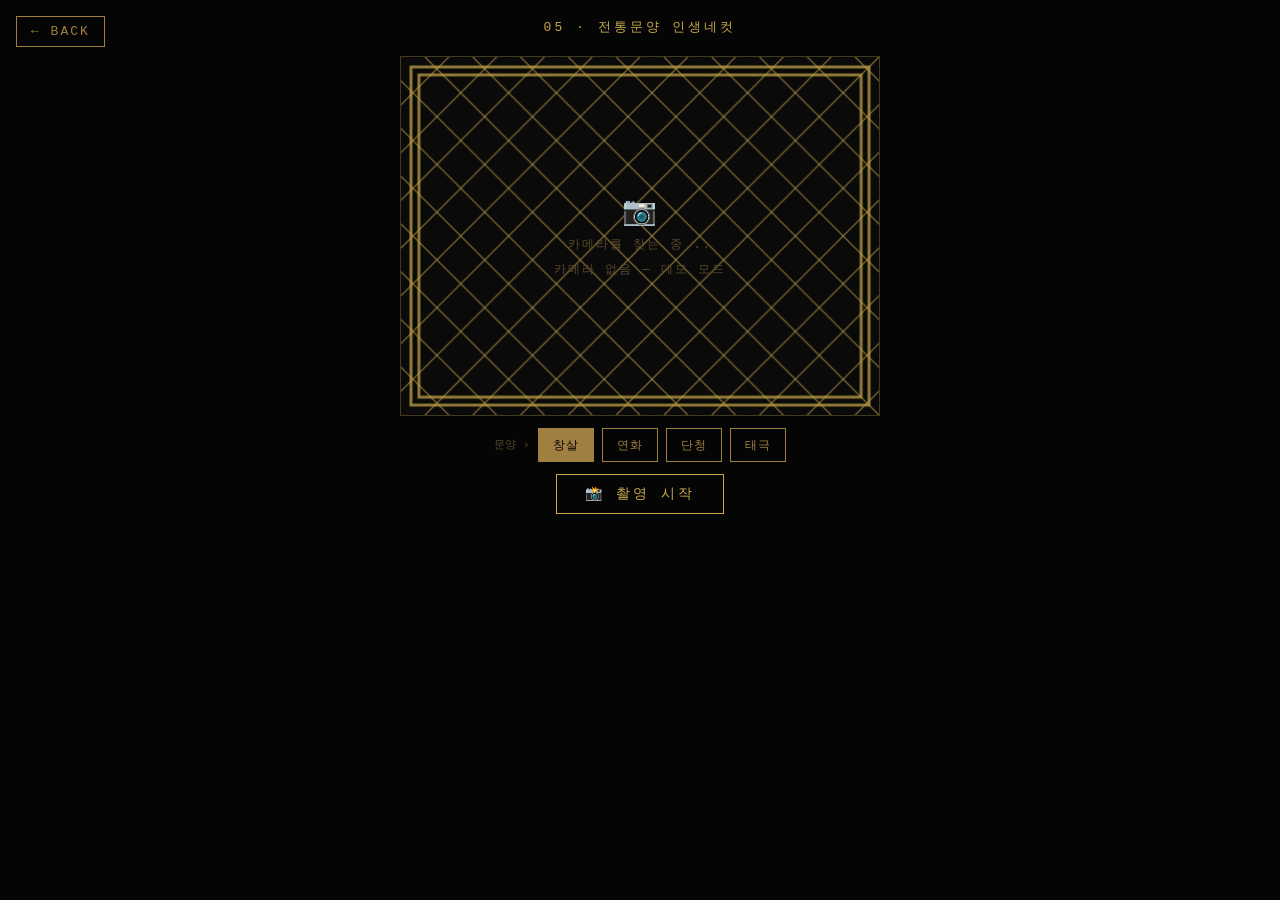
<file: modules/photo.html>
<!DOCTYPE html>
<html lang="ko"><head>
<meta charset="UTF-8"><meta name="viewport" content="width=device-width,initial-scale=1">
<title>05 전통문양 인생네컷 | 국가유산</title>
<style>
*{margin:0;padding:0;box-sizing:border-box}
body{background:#050505;color:#e8d5a3;font-family:"Courier New",monospace;min-height:100vh;display:flex;flex-direction:column;align-items:center;padding-top:56px}
.bk{position:fixed;top:16px;left:16px;color:#a08040;text-decoration:none;font:13px "Courier New";letter-spacing:2px;border:1px solid #a08040;padding:7px 14px;z-index:99;transition:.3s}
.bk:hover{background:#a08040;color:#050505}
.tt{position:fixed;top:18px;left:50%;transform:translateX(-50%);font:13px "Courier New";letter-spacing:3px;color:#c8a84b;z-index:99;white-space:nowrap}
#cam-wrap{position:relative;width:min(480px,95vw);height:min(360px,71vw);background:#0a0a0a;border:1px solid rgba(200,168,75,.3)}
#cam-wrap video,#cam-wrap #overlay{position:absolute;top:0;left:0;width:100%;height:100%;object-fit:cover}
#overlay{pointer-events:none}
#no-cam{position:absolute;inset:0;display:flex;flex-direction:column;align-items:center;justify-content:center;color:#5a4a2a;font:12px "Courier New";letter-spacing:2px;gap:8px}
.pat-row{display:flex;gap:8px;margin:12px 0}
.pp{padding:6px 14px;border:1px solid #a08040;color:#a08040;background:transparent;font:12px "Courier New";cursor:pointer;transition:.3s;letter-spacing:1px}
.pp:hover,.pp.on{background:#a08040;color:#050505}
.btn-row{display:flex;gap:10px;margin-bottom:16px}
.shoot-btn{padding:10px 28px;border:1px solid #c8a84b;color:#c8a84b;background:transparent;font:14px "Courier New";letter-spacing:3px;cursor:pointer;transition:.3s}
.shoot-btn:hover{background:#c8a84b;color:#050505}
.shoot-btn:disabled{opacity:.4;cursor:default;pointer-events:none}
.dl-btn{padding:10px 22px;border:1px solid #2D7A3A;color:#2D7A3A;background:transparent;font:12px "Courier New";letter-spacing:2px;cursor:pointer;transition:.3s;display:none}
.dl-btn:hover{background:#2D7A3A;color:#050505}
#countdown{position:fixed;inset:0;display:none;align-items:center;justify-content:center;z-index:500;pointer-events:none}
#count-num{font-size:120px;color:#c8a84b;font-family:"Courier New";text-shadow:0 0 40px #c8a84b;animation:pop .3s ease}
@keyframes pop{from{transform:scale(1.4)}to{transform:scale(1)}}
#flash{position:fixed;inset:0;background:#fff;opacity:0;pointer-events:none;z-index:600;transition:opacity .08s}
#strip-wrap{margin-bottom:24px;display:none}
#strip-wrap h3{font:12px "Courier New";letter-spacing:3px;color:#a08040;margin-bottom:10px;text-align:center}
#strip{border:1px solid rgba(200,168,75,.3)}
</style></head><body>
<a href="../index.html" class="bk">← BACK</a>
<div class="tt">05 · 전통문양 인생네컷</div>

<div id="cam-wrap">
  <video id="vid" autoplay playsinline muted></video>
  <canvas id="overlay"></canvas>
  <div id="no-cam"><span style="font-size:28px">📷</span><span>카메라를 찾는 중...</span><span id="cam-status"></span></div>
</div>

<div class="pat-row">
  <span style="color:#5a4a2a;line-height:34px;font-size:11px">문양 ›</span>
  <button class="pp on" data-pt="0">창살</button>
  <button class="pp" data-pt="1">연화</button>
  <button class="pp" data-pt="2">단청</button>
  <button class="pp" data-pt="3">태극</button>
</div>

<div class="btn-row">
  <button class="shoot-btn" id="shoot-btn">📸 촬영 시작</button>
  <button class="dl-btn" id="dl-btn">⬇ 다운로드</button>
</div>

<div id="strip-wrap">
  <h3>· 인생네컷 결과 ·</h3>
  <canvas id="strip"></canvas>
</div>

<div id="countdown"><div id="count-num">3</div></div>
<div id="flash"></div>

<script>
const vid=document.getElementById("vid");
const ov=document.getElementById("overlay");
const ovX=ov.getContext("2d");
const shootBtn=document.getElementById("shoot-btn");
const dlBtn=document.getElementById("dl-btn");
const stripWrap=document.getElementById("strip-wrap");
const strip=document.getElementById("strip");
const stripX=strip.getContext("2d");
const noCam=document.getElementById("no-cam");
const cdEl=document.getElementById("countdown");
const cnEl=document.getElementById("count-num");
const flashEl=document.getElementById("flash");

let curPat=0,frames=[],hasCamera=false,animId=null;

document.querySelectorAll(".pp").forEach(b=>{b.onclick=()=>{curPat=+b.dataset.pt;document.querySelectorAll(".pp").forEach(x=>x.classList.remove("on"));b.classList.add("on");}});

// Pattern overlay functions
function drawChangsal(ctx,w,h){
  ctx.strokeStyle="rgba(200,168,75,.55)";ctx.lineWidth=1.5;
  const sp=w/10;
  for(let x=-h;x<w+h;x+=sp){ctx.beginPath();ctx.moveTo(x,0);ctx.lineTo(x+h,h);ctx.stroke();}
  for(let x=-h;x<w+h;x+=sp){ctx.beginPath();ctx.moveTo(x+h,0);ctx.lineTo(x,h);ctx.stroke();}
  ctx.strokeStyle="rgba(200,168,75,.7)";ctx.lineWidth=3;ctx.strokeRect(10,10,w-20,h-20);
  ctx.strokeRect(18,18,w-36,h-36);
}
function drawLotus(ctx,w,h){
  ctx.strokeStyle="rgba(196,55,42,.7)";ctx.lineWidth=3;ctx.strokeRect(12,12,w-24,h-24);
  [[30,30],[w-30,30],[w-30,h-30],[30,h-30]].forEach(([lx,ly])=>{
    ctx.save();ctx.translate(lx,ly);
    for(let i=0;i<8;i++){ctx.rotate(Math.PI/4);ctx.beginPath();ctx.ellipse(0,-16,4,14,0,0,Math.PI*2);ctx.fillStyle="rgba(196,55,42,.5)";ctx.fill();}
    ctx.beginPath();ctx.arc(0,0,5,0,Math.PI*2);ctx.fillStyle="#D4A017";ctx.fill();
    ctx.restore();
  });
}
function drawDancheong(ctx,w,h){
  const cols=["rgba(43,75,140,.5)","rgba(196,55,42,.5)","rgba(212,160,23,.5)","rgba(45,122,58,.5)"];
  const bh=h*.12;
  [0,1,2,3].forEach(i=>{ctx.fillStyle=cols[i];ctx.fillRect(0,i*(bh+2),w,bh);ctx.fillRect(0,h-i*(bh+2)-bh,w,bh);});
  ctx.strokeStyle="rgba(200,168,75,.6)";ctx.lineWidth=2;ctx.strokeRect(h*.14,h*.14,w-h*.28,h*.72);
}
function drawTaegeuk(ctx,w,h){
  const cx=w/2,cy=h/2,s=Math.min(w,h)*.3;
  ctx.save();ctx.translate(cx,cy);
  ctx.beginPath();ctx.arc(0,-s/2,s/2,0,Math.PI);ctx.arc(0,s/2,s/2,Math.PI,0);ctx.fillStyle="rgba(196,55,42,.65)";ctx.fill();
  ctx.beginPath();ctx.arc(0,-s/2,s/2,Math.PI,0);ctx.arc(0,s/2,s/2,0,Math.PI);ctx.fillStyle="rgba(43,75,140,.65)";ctx.fill();
  ctx.beginPath();ctx.arc(0,-s/2,s/4,0,Math.PI*2);ctx.fillStyle="rgba(43,75,140,.8)";ctx.fill();
  ctx.beginPath();ctx.arc(0,s/2,s/4,0,Math.PI*2);ctx.fillStyle="rgba(196,55,42,.8)";ctx.fill();
  ctx.beginPath();ctx.arc(0,0,s,0,Math.PI*2);ctx.strokeStyle="rgba(200,168,75,.5)";ctx.lineWidth=2;ctx.stroke();
  ctx.restore();
  ctx.strokeStyle="rgba(200,168,75,.5)";ctx.lineWidth=2;ctx.strokeRect(12,12,w-24,h-24);
}
const PAT_FNS=[drawChangsal,drawLotus,drawDancheong,drawTaegeuk];

function drawOverlay(){
  if(!ov.width)return;
  ovX.clearRect(0,0,ov.width,ov.height);
  PAT_FNS[curPat](ovX,ov.width,ov.height);
}

async function initCam(){
  document.getElementById("cam-status").textContent="권한 요청 중...";
  try{
    const s=await navigator.mediaDevices.getUserMedia({video:{width:640,height:480,facingMode:"user"}});
    vid.srcObject=s;
    vid.onloadedmetadata=()=>{
      vid.play();
      hasCamera=true;
      noCam.style.display="none";
      const wrap=document.getElementById("cam-wrap");
      ov.width=wrap.offsetWidth;ov.height=wrap.offsetHeight;
      (function loop(){animId=requestAnimationFrame(loop);drawOverlay();})();
    };
  }catch(e){
    document.getElementById("cam-status").textContent="카메라 없음 — 데모 모드";
    hasCamera=false;
    const wrap=document.getElementById("cam-wrap");
    ov.width=wrap.offsetWidth;ov.height=wrap.offsetHeight;
    drawOverlay();
  }
}

function sleep(ms){return new Promise(r=>setTimeout(r,ms));}
async function countdown(n){
  cdEl.style.display="flex";
  for(let i=n;i>0;i--){cnEl.textContent=i;cnEl.style.animation="none";cnEl.offsetHeight;cnEl.style.animation="pop .3s ease";await sleep(900);}
  cdEl.style.display="none";
}
function doFlash(){flashEl.style.opacity=".9";setTimeout(()=>flashEl.style.opacity="0",150);}

function captureFrame(){
  const fw=ov.width,fh=ov.height;
  const fc=document.createElement("canvas");fc.width=fw;fc.height=fh;
  const fc2=fc.getContext("2d");
  if(hasCamera) fc2.drawImage(vid,0,0,fw,fh);
  else{fc2.fillStyle="#111";fc2.fillRect(0,0,fw,fh);fc2.fillStyle="#2a2a2a";fc2.font="24px Courier New";fc2.textAlign="center";fc2.fillText("DEMO",fw/2,fh/2);}
  PAT_FNS[curPat](fc2,fw,fh);
  fc2.fillStyle="rgba(200,168,75,.3)";fc2.fillRect(0,0,fw,24);
  fc2.fillStyle="#c8a84b";fc2.font="10px Courier New";fc2.textAlign="left";fc2.fillText("· 국가유산 디지털 체험관 ·",8,16);
  return fc;
}

async function shoot(){
  shootBtn.disabled=true;frames=[];stripWrap.style.display="none";dlBtn.style.display="none";
  for(let i=0;i<4;i++){
    await countdown(3);doFlash();
    frames.push(captureFrame());
    if(i<3)await sleep(600);
  }
  buildStrip();
  shootBtn.disabled=false;
}

function buildStrip(){
  const fw=ov.width,fh=ov.height;
  const pad=8,gap=6,labelH=32;
  strip.width=fw*4+gap*3+pad*2;strip.height=fh+pad*2+labelH;
  stripX.fillStyle="#111";stripX.fillRect(0,0,strip.width,strip.height);
  // film holes
  stripX.fillStyle="#222";
  for(let i=0;i<30;i++){stripX.beginPath();stripX.arc(i*(strip.width/30)+8,6,4,0,Math.PI*2);stripX.fill();stripX.beginPath();stripX.arc(i*(strip.width/30)+8,strip.height-6,4,0,Math.PI*2);stripX.fill();}
  frames.forEach((f,i)=>{const x=pad+i*(fw+gap);stripX.drawImage(f,x,labelH/2);});
  // label
  stripX.fillStyle="#c8a84b";stripX.font="bold 11px Courier New";stripX.textAlign="center";
  stripX.fillText("국가유산 디지털 체험관 · NATIONAL HERITAGE · "+new Date().toLocaleDateString("ko-KR"),strip.width/2,strip.height-8);
  stripWrap.style.display="block";dlBtn.style.display="inline-block";
}

dlBtn.onclick=()=>{const a=document.createElement("a");a.href=strip.toDataURL("image/png");a.download="heritage-photobooth.png";a.click();};
shootBtn.onclick=shoot;
initCam();
window.addEventListener("resize",()=>{const w=document.getElementById("cam-wrap");if(w){ov.width=w.offsetWidth;ov.height=w.offsetHeight;}});
</script></body></html>
</file>
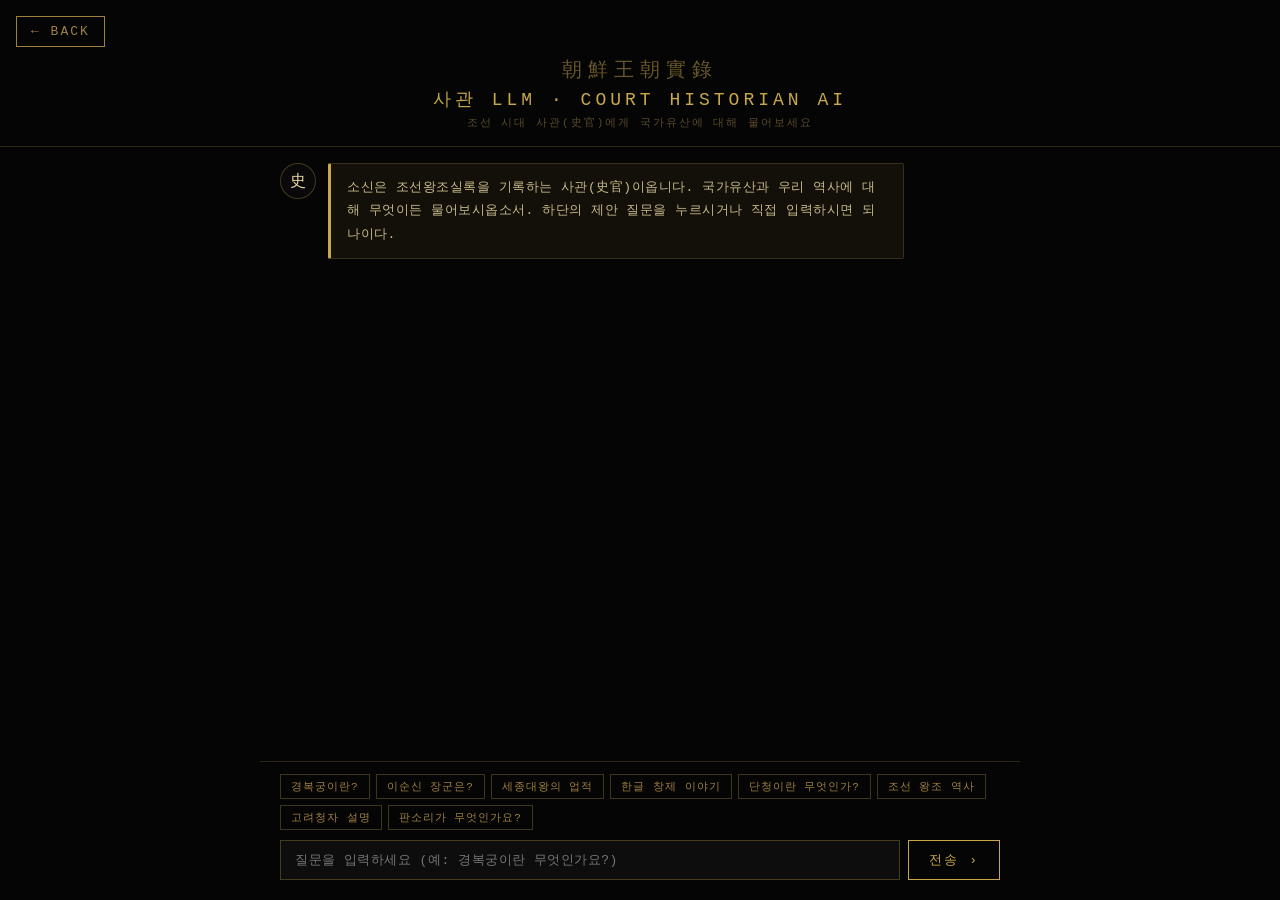
<file: modules/sillok.html>
<!DOCTYPE html>
<html lang="ko"><head>
<meta charset="UTF-8"><meta name="viewport" content="width=device-width,initial-scale=1">
<title>06 사관 LLM | 국가유산</title>
<style>
*{margin:0;padding:0;box-sizing:border-box}
body{background:#050505;color:#e8d5a3;font-family:"Courier New",monospace;min-height:100vh;display:flex;flex-direction:column}
.bk{position:fixed;top:16px;left:16px;color:#a08040;text-decoration:none;font:13px "Courier New";letter-spacing:2px;border:1px solid #a08040;padding:7px 14px;z-index:99;transition:.3s}
.bk:hover{background:#a08040;color:#050505}
#hdr{padding:56px 20px 16px;text-align:center;border-bottom:1px solid rgba(200,168,75,.2);flex-shrink:0}
.hdr-hanja{font-size:20px;letter-spacing:6px;color:rgba(200,168,75,.5);margin-bottom:4px}
.hdr-title{font-size:clamp(14px,3vw,18px);letter-spacing:4px;color:#c8a84b;margin-bottom:4px}
.hdr-sub{font:11px "Courier New";color:#5a4a2a;letter-spacing:2px}
#msgs{flex:1;overflow-y:auto;padding:16px 20px;display:flex;flex-direction:column;gap:12px;max-width:760px;width:100%;margin:0 auto}
.msg{display:flex;gap:12px;align-items:flex-start}
.msg-bot{justify-content:flex-start}.msg-user{justify-content:flex-end}
.avatar{width:36px;height:36px;border-radius:50%;flex-shrink:0;display:flex;align-items:center;justify-content:center;font-size:16px;border:1px solid rgba(200,168,75,.3);background:#0a0808}
.bubble{max-width:80%;padding:12px 16px;border-radius:2px;font:13px "Courier New";line-height:1.8;letter-spacing:.5px}
.bubble-bot{background:rgba(200,168,75,.07);border:1px solid rgba(200,168,75,.2);color:#c8b88a;border-left:3px solid #c8a84b}
.bubble-user{background:rgba(43,75,140,.15);border:1px solid rgba(43,75,140,.3);color:#a0b8e0;text-align:right}
.typing{display:inline-flex;gap:4px;align-items:center;padding:4px 0}.typing span{width:5px;height:5px;background:#a08040;border-radius:50%;animation:typ 1.2s infinite}.typing span:nth-child(2){animation-delay:.2s}.typing span:nth-child(3){animation-delay:.4s}
@keyframes typ{0%,60%,100%{transform:translateY(0)}30%{transform:translateY(-6px)}}
#input-area{padding:12px 20px 20px;border-top:1px solid rgba(200,168,75,.2);max-width:760px;width:100%;margin:0 auto;flex-shrink:0}
.suggestion-row{display:flex;flex-wrap:wrap;gap:6px;margin-bottom:10px}
.sg{padding:4px 10px;border:1px solid rgba(200,168,75,.3);color:#a08040;font:11px "Courier New";cursor:pointer;transition:.3s;background:transparent;letter-spacing:1px}
.sg:hover{background:rgba(200,168,75,.1);border-color:#c8a84b}
.inp-row{display:flex;gap:8px}
#msg-inp{flex:1;background:rgba(255,255,255,.03);border:1px solid rgba(200,168,75,.3);color:#e8d5a3;padding:10px 14px;font:13px "Courier New";outline:none;letter-spacing:.5px}
#msg-inp:focus{border-color:#c8a84b}
#send-btn{padding:10px 20px;border:1px solid #c8a84b;color:#c8a84b;background:transparent;font:13px "Courier New";cursor:pointer;transition:.3s;letter-spacing:2px;white-space:nowrap}
#send-btn:hover{background:#c8a84b;color:#050505}
</style></head><body>
<a href="../index.html" class="bk">← BACK</a>
<div id="hdr">
  <div class="hdr-hanja">朝鮮王朝實錄</div>
  <div class="hdr-title">사관 LLM · COURT HISTORIAN AI</div>
  <div class="hdr-sub">조선 시대 사관(史官)에게 국가유산에 대해 물어보세요</div>
</div>
<div id="msgs"></div>
<div id="input-area">
  <div class="suggestion-row" id="sug-row"></div>
  <div class="inp-row">
    <input id="msg-inp" placeholder="질문을 입력하세요 (예: 경복궁이란 무엇인가요?)" autocomplete="off"/>
    <button id="send-btn">전송 ›</button>
  </div>
</div>
<script>
const DEMO=[
  {k:["경복궁","법궁","궁궐","창건"],a:"경복궁(景福宮)은 조선 태조 4년(1395년)에 창건된 법궁이옵니다. '큰 복을 누리소서'라는 뜻을 담아 정도전이 이름 지었으며, 임진왜란(1592년)으로 소실되었다가 고종 4년(1867년) 흥선대원군의 주도로 중건되었나이다. 근정전(勤政殿)은 왕의 즉위식과 외국 사절 접견이 이루어진 정전(正殿)으로, 경회루·향원정과 함께 조선 건축의 정수를 보여줍니다."},
  {k:["이순신","임진왜란","거북선","장군"],a:"이순신(李舜臣, 1545~1598)은 조선 선조 때 삼도수군통제사를 지낸 불세출의 명장이옵니다. 임진왜란 당시 한산도 대첩·명량 대첩 등에서 왜군을 격파하였으며, 특히 명량 대첩에서는 단 12척으로 133척의 적선을 물리쳤습니다. 거북선을 창제하여 왜군의 보급로를 차단하였으나, 노량 해전(1598)에서 순국하셨나이다."},
  {k:["세종","세종대왕","훈민정음"],a:"세종대왕(世宗大王, 1397~1450)은 조선 제4대 왕으로, 재위 기간(1418~1450) 조선의 황금기를 이끄셨나이다. 1443년 훈민정음(訓民正音)을 창제하여 우리 민족 고유의 문자를 마련하셨으며, 집현전을 두어 학문을 장려하셨습니다. 또한 측우기·혼천의·앙부일구 등 과학 기기 제작을 지원하고 칠정산으로 독자적 역법을 수립하셨나이다."},
  {k:["한글","훈민정음","문자"],a:"한글은 세종대왕이 1443년에 창제하여 1446년에 반포한 우리 고유의 문자이옵니다. 본래 이름은 훈민정음(訓民正音), 즉 '백성을 가르치는 바른 소리'입니다. 자음 14자·모음 10자(원래 28자)로 구성된 과학적 문자 체계로, 누구나 쉽게 배울 수 있도록 설계되었나이다. 1997년 유네스코 세계기록유산에 등재되었습니다."},
  {k:["조선","왕조","역사"],a:"조선(朝鮮, 1392~1910)은 태조 이성계가 고려를 멸하고 세운 왕조로, 518년간 27명의 왕이 재위한 우리 역사상 가장 장기간의 왕조이옵니다. 유교를 통치 이념으로 삼아 학문과 예를 중시하였으며, 한글 창제·임진왜란 극복·실학 발달 등 수많은 역사적 사건이 이 시기에 일어났습니다."},
  {k:["단청","채색","건축"],a:"단청(丹靑)은 청색·적색·황색·흑색·백색의 오방색(五方色)으로 건축물을 채색하는 전통 기법이옵니다. 궁궐·사찰·서원 등 목조 건축물에 적용되며, 단순한 장식을 넘어 목재 보호와 건물의 위엄을 나타내는 역할을 합니다. 오방색은 각각 방위를 상징하는데, 청(동)·백(서)·적(남)·흑(북)·황(중앙)이옵니다."},
  {k:["석굴암","불국사","신라"],a:"석굴암(石窟庵)은 통일신라 경덕왕 10년(751) 재상 김대성이 창건한 석굴 사원이옵니다. 경주 토함산 중턱에 자리하며, 화강암으로 인공 석굴을 조성하고 본존불 석가모니 좌상을 봉안하였습니다. 불국사와 함께 1995년 유네스코 세계문화유산에 등재되었나이다."},
  {k:["고려청자","도자기","청자"],a:"고려청자(高麗靑磁)는 고려 시대(918~1392)에 제작된 청록색 도자기로, 세계 도자 역사의 걸작이옵니다. 12세기에 절정에 달한 상감청자는 태토에 무늬를 새기고 다른 색 흙을 채워 구워내는 독창적 기법으로, 중국 송나라에서도 '천하제일'로 칭송받았습니다."},
  {k:["판소리","소리","공연"],a:"판소리는 소리꾼 한 명이 고수(鼓手)의 북 장단에 맞추어 노래·말·몸짓으로 서사적 이야기를 표현하는 전통 공연 예술이옵니다. 춘향가·심청가·흥부가·수궁가·적벽가의 다섯 마당이 전해지며, 2003년 유네스코 인류무형문화유산으로 등재되었나이다."},
  {k:["종묘","제례","왕실"],a:"종묘(宗廟)는 조선 역대 왕과 왕비의 신주(神主)를 모시고 제사를 지내는 왕실 사당이옵니다. 1395년 태조가 창건하였으며, 정전(正殿)에는 49위의 신주가 모셔져 있습니다. 종묘제례악은 2001년 유네스코 인류무형문화유산에 등재되었고, 종묘는 1995년 세계유산에 등재되었나이다."},
  {k:["수원화성","화성","정조"],a:"수원화성(水原華城)은 정조 임금이 1794~1796년에 축조한 성곽으로, 정약용이 거중기 등 신기술을 활용해 설계하였나이다. 총 길이 5.74km로 동서양 성곽 기술을 통합한 과학적 성곽으로 평가받으며, 화성성역의궤(華城城役儀軌) 덕분에 정확한 복원이 가능하였습니다. 1997년 유네스코 세계유산에 등재되었나이다."},
  {k:["창덕궁","후원","비원"],a:"창덕궁(昌德宮)은 조선 태종 5년(1405) 경복궁의 이궁(離宮)으로 건립되었나이다. 임진왜란 이후 실질적인 법궁 역할을 하였으며, 북부의 후원(後苑, 비원)은 자연 지형을 최대한 살린 조선 최고의 정원으로 손꼽힙니다. 1997년 유네스코 세계유산에 등재되었나이다."},
];
const SUGGESTIONS=["경복궁이란?","이순신 장군은?","세종대왕의 업적","한글 창제 이야기","단청이란 무엇인가?","조선 왕조 역사","고려청자 설명","판소리가 무엇인가요?"];
const API_URL="/api/sillok";

const msgsEl=document.getElementById("msgs");
const inpEl=document.getElementById("msg-inp");
const sendBtn=document.getElementById("send-btn");

function addMsg(role,text){
  const div=document.createElement("div");
  div.className="msg msg-"+(role==="bot"?"bot":"user");
  const av=document.createElement("div");av.className="avatar";
  av.textContent=role==="bot"?"史":"👤";
  const bub=document.createElement("div");
  bub.className="bubble bubble-"+(role==="bot"?"bot":"user");
  bub.textContent=text;
  if(role==="bot")div.append(av,bub);else div.append(bub,av);
  msgsEl.appendChild(div);
  msgsEl.scrollTop=msgsEl.scrollHeight;
  return div;
}

function addTyping(){
  const div=document.createElement("div");div.className="msg msg-bot";div.id="typing-msg";
  const av=document.createElement("div");av.className="avatar";av.textContent="史";
  const bub=document.createElement("div");bub.className="bubble bubble-bot";
  bub.innerHTML='<div class="typing"><span></span><span></span><span></span></div>';
  div.append(av,bub);msgsEl.appendChild(div);msgsEl.scrollTop=msgsEl.scrollHeight;
}
function removeTyping(){const t=document.getElementById("typing-msg");if(t)t.remove();}

function demoAnswer(q){
  const lq=q.toLowerCase();
  for(const d of DEMO){if(d.k.some(k=>lq.includes(k.toLowerCase())))return d.a;}
  return "소신은 그에 대한 기록을 찾지 못하였나이다. 경복궁·이순신·세종대왕·한글·단청·석굴암·고려청자·판소리·종묘·수원화성·창덕궁 등 국가유산에 대해 물어보시면 말씀드릴 수 있사옵니다.";
}

async function send(){
  const q=inpEl.value.trim();if(!q)return;
  inpEl.value="";
  addMsg("user",q);
  addTyping();
  sendBtn.disabled=true;
  await new Promise(r=>setTimeout(r,900+Math.random()*600));
  removeTyping();
  let ans;
  try{
    const res=await fetch(API_URL,{method:"POST",headers:{"Content-Type":"application/json"},body:JSON.stringify({message:q}),signal:AbortSignal.timeout(8000)});
    if(res.ok){const d=await res.json();ans=d.response||d.content||demoAnswer(q);}
    else ans=demoAnswer(q);
  }catch{ans=demoAnswer(q);}
  addMsg("bot",ans);
  sendBtn.disabled=false;
  inpEl.focus();
}

sendBtn.onclick=send;
inpEl.onkeydown=e=>{if(e.key==="Enter"&&!e.shiftKey){e.preventDefault();send();}};

// Suggestions
const sugRow=document.getElementById("sug-row");
SUGGESTIONS.forEach(s=>{const b=document.createElement("button");b.className="sg";b.textContent=s;b.onclick=()=>{inpEl.value=s;send();};sugRow.appendChild(b);});

// Welcome message
addMsg("bot","소신은 조선왕조실록을 기록하는 사관(史官)이옵니다. 국가유산과 우리 역사에 대해 무엇이든 물어보시옵소서. 하단의 제안 질문을 누르시거나 직접 입력하시면 되나이다.");
</script></body></html>
</file>
